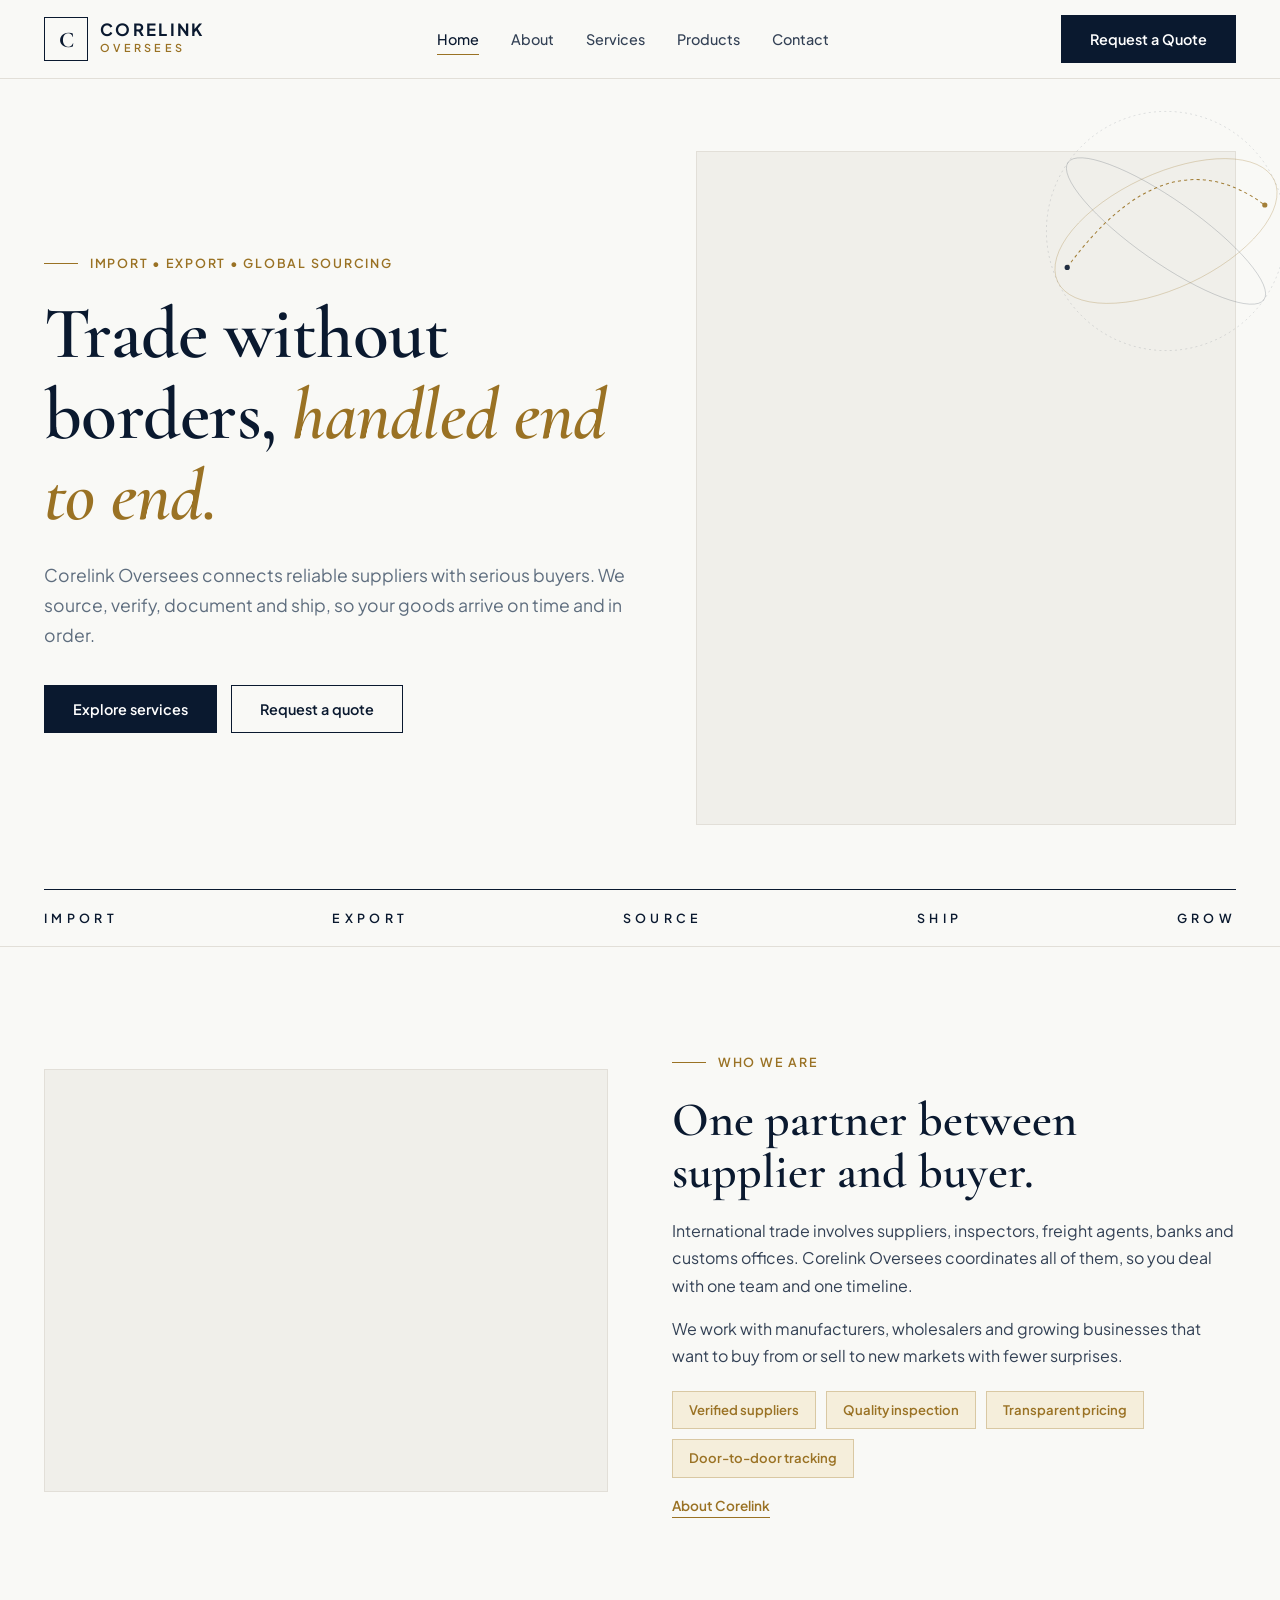
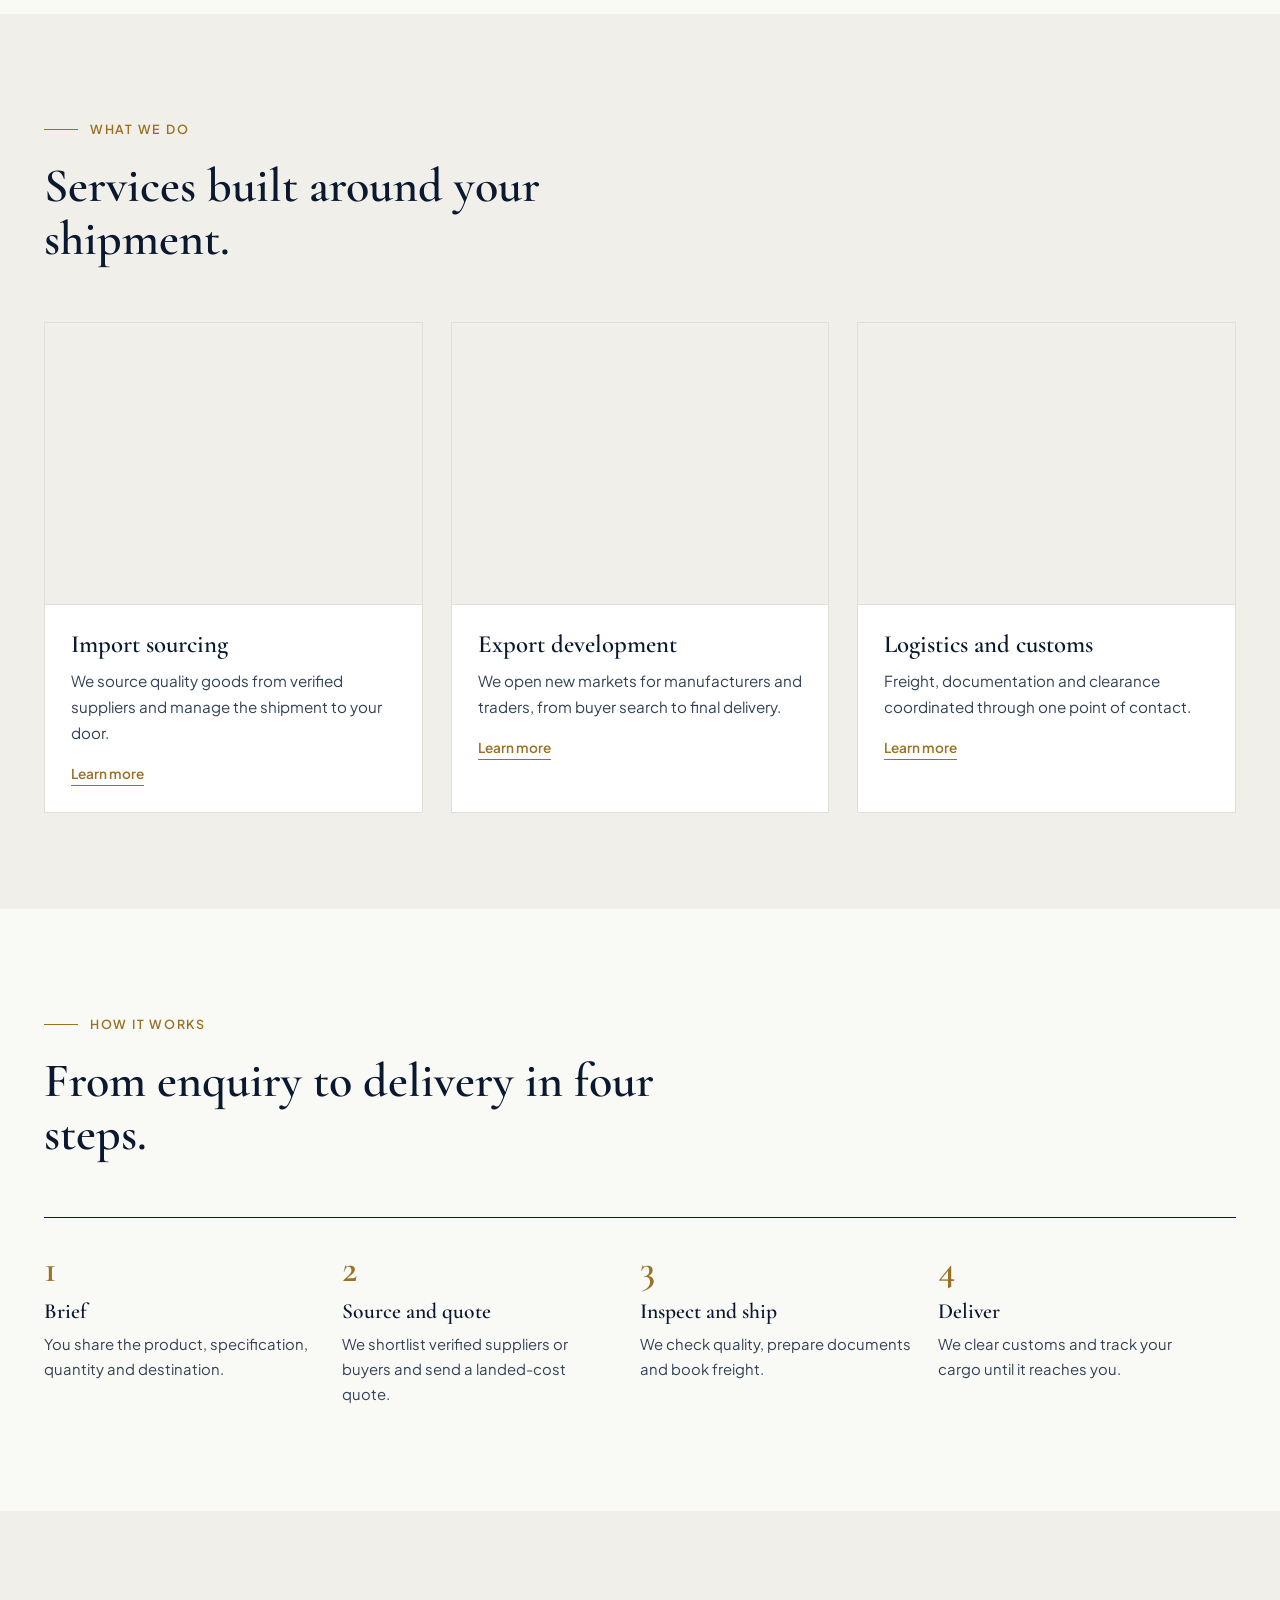
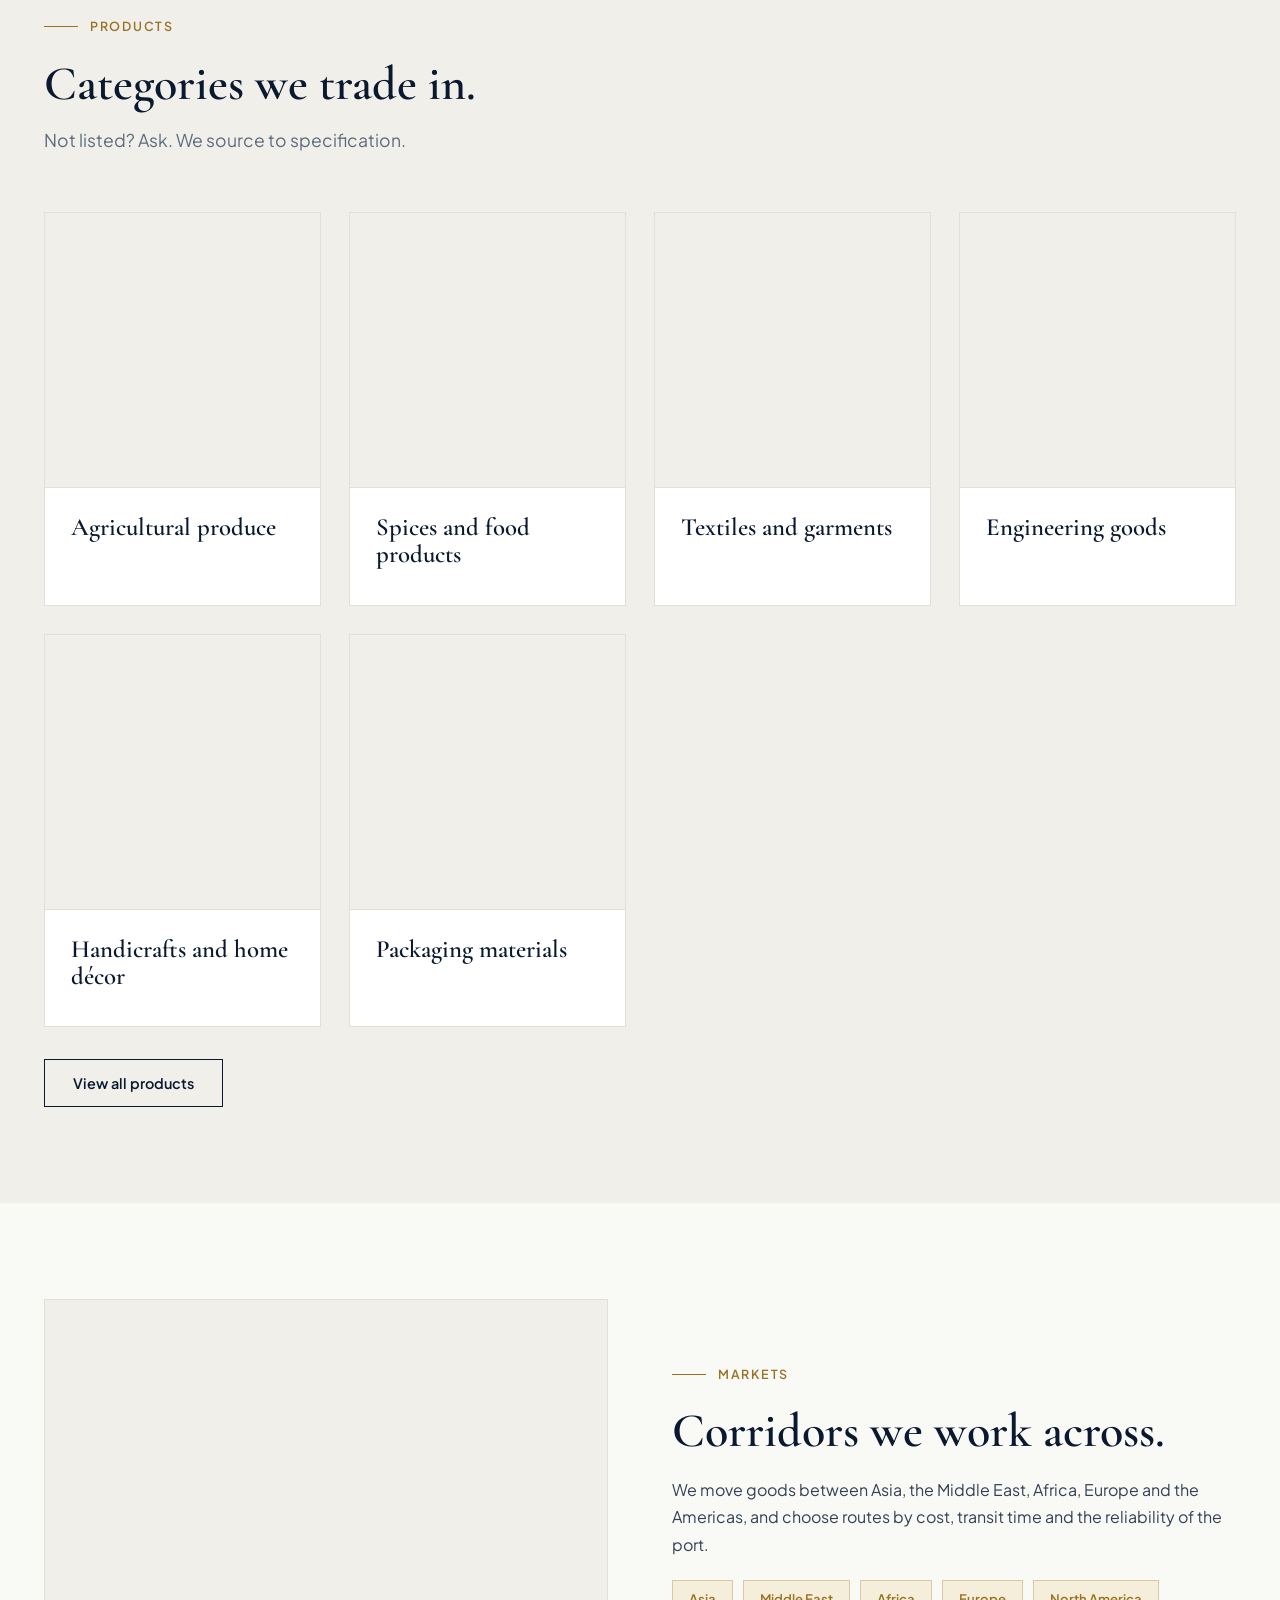
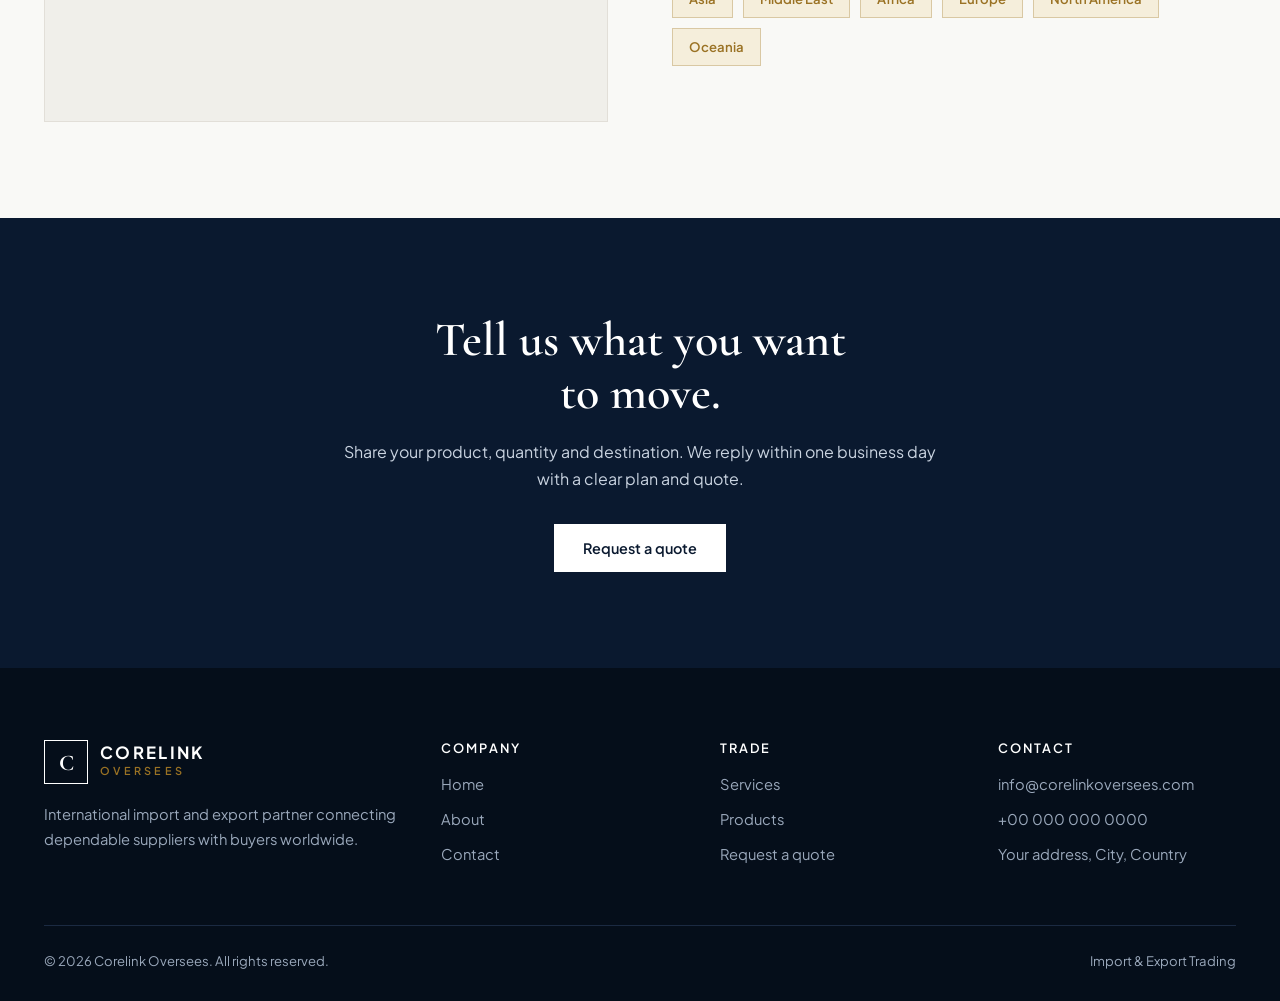
<file: index.html>
<!DOCTYPE html>
<html lang="en"><head><meta charset="UTF-8"><meta name="viewport" content="width=device-width,initial-scale=1">
<title>Corelink Oversees | Import & Export Trading Partner</title><meta name="description" content="Corelink Oversees sources, verifies, documents and ships goods between suppliers and buyers worldwide.">
<meta property="og:title" content="Corelink Oversees | Import & Export Trading Partner"><meta property="og:description" content="Corelink Oversees sources, verifies, documents and ships goods between suppliers and buyers worldwide."><meta property="og:type" content="website">
<link rel="preconnect" href="https://fonts.googleapis.com"><link rel="preconnect" href="https://fonts.gstatic.com" crossorigin>
<link href="https://fonts.googleapis.com/css2?family=Cormorant+Garamond:ital,wght@0,500;0,600;0,700;1,500;1,600&family=Plus+Jakarta+Sans:wght@400;500;600;700&display=swap" rel="stylesheet">
<link rel="stylesheet" href="assets/style.css"></head><body><header class="site-header"><div class="container nav">
<a href="index.html" class="brand" aria-label="Corelink Oversees home"><span class="brand-logo">C</span><span><span class="brand-title">CORELINK</span><span class="brand-sub">Oversees</span></span></a>
<nav aria-label="Main"><ul class="nav-links" id="navLinks"><li><a href="index.html" class=active aria-current=page>Home</a></li><li><a href="about.html">About</a></li><li><a href="services.html">Services</a></li><li><a href="products.html">Products</a></li><li><a href="contact.html">Contact</a></li></ul></nav>
<a href="contact.html" class="btn btn-navy nav-cta">Request a Quote</a>
<button class="menu-toggle" aria-label="Toggle menu" aria-expanded="false"><span></span><span></span></button></div></header><main><section class="hero"><div class="container"><div class="hero-grid"><div>
<span class="eyebrow">Import • Export • Global Sourcing</span>
<h1>Trade without borders, <span class="gold">handled end to end.</span></h1>
<p class="lead">Corelink Oversees connects reliable suppliers with serious buyers. We source, verify, document and ship, so your goods arrive on time and in order.</p>
<div class="btns"><a class="btn btn-navy" href="services.html">Explore services</a><a class="btn btn-outline" href="contact.html">Request a quote</a></div></div>
<div class="hero-visual"><figure class="ph r45" role="img" aria-label="Container port and global shipping" style="background-image:url('https://images.unsplash.com/photo-1494412519320-aa613dfb7738?auto=format&fit=crop&w=1400&q=85');background-size:cover;background-position:center"></figure><svg viewBox="0 0 500 500" fill="none" aria-hidden="true"><circle cx="250" cy="250" r="230" stroke="#0A192F" stroke-dasharray="4 6" opacity=".25"/><ellipse cx="250" cy="250" rx="230" ry="110" stroke="#9A7224" opacity=".5" transform="rotate(-25 250 250)"/><ellipse cx="250" cy="250" rx="230" ry="60" stroke="#0A192F" opacity=".35" transform="rotate(35 250 250)"/><path d="M60 320Q250 60 440 200" stroke="#9A7224" stroke-width="2" stroke-dasharray="6 6"/><circle cx="440" cy="200" r="5" fill="#9A7224"/><circle cx="60" cy="320" r="5" fill="#0A192F"/></svg></div></div>
<div class="ticker"><span>IMPORT</span><span>EXPORT</span><span>SOURCE</span><span>SHIP</span><span>GROW</span></div></div></section>
<section><div class="container split"><div><figure class="ph r43" role="img" aria-label="Warehouse cargo handling" style="background-image:url('https://images.unsplash.com/photo-1586528116311-ad8dd3c8310d?auto=format&fit=crop&w=1400&q=85');background-size:cover;background-position:center"></figure></div><div>
<span class="eyebrow">Who we are</span><h2>One partner between supplier and buyer.</h2>
<p style="margin-top:18px">International trade involves suppliers, inspectors, freight agents, banks and customs offices. Corelink Oversees coordinates all of them, so you deal with one team and one timeline.</p>
<p>We work with manufacturers, wholesalers and growing businesses that want to buy from or sell to new markets with fewer surprises.</p>
<ul class="chips"><li>Verified suppliers</li><li>Quality inspection</li><li>Transparent pricing</li><li>Door-to-door tracking</li></ul>
<a class="more" href="about.html">About Corelink</a></div></div></section>
<section class="alt"><div class="container"><div class="head"><span class="eyebrow">What we do</span><h2>Services built around your shipment.</h2></div>
<div class="grid"><article class="card"><figure class="ph r43" role="img" aria-label="Import sourcing and cargo" style="background-image:url('https://images.unsplash.com/photo-1566576912321-d58ddd7a6088?auto=format&fit=crop&w=1400&q=85');background-size:cover;background-position:center"></figure><div class="card-body"><h3>Import sourcing</h3><p>We source quality goods from verified suppliers and manage the shipment to your door.</p><a class=more href=services.html>Learn more</a></div></article><article class="card"><figure class="ph r43" role="img" aria-label="Export logistics and shipping" style="background-image:url('https://images.unsplash.com/photo-1494412519320-aa613dfb7738?auto=format&fit=crop&w=1400&q=85');background-size:cover;background-position:center"></figure><div class="card-body"><h3>Export development</h3><p>We open new markets for manufacturers and traders, from buyer search to final delivery.</p><a class=more href=services.html>Learn more</a></div></article><article class="card"><figure class="ph r43" role="img" aria-label="Freight and customs logistics" style="background-image:url('https://images.unsplash.com/photo-1578575437130-527eed3abbec?auto=format&fit=crop&w=1400&q=85');background-size:cover;background-position:center"></figure><div class="card-body"><h3>Logistics and customs</h3><p>Freight, documentation and clearance coordinated through one point of contact.</p><a class=more href=services.html>Learn more</a></div></article></div></div></section>
<section><div class="container"><div class="head"><span class="eyebrow">How it works</span><h2>From enquiry to delivery in four steps.</h2></div>
<div class="steps"><div class="step"><h3>Brief</h3><p>You share the product, specification, quantity and destination.</p></div><div class="step"><h3>Source and quote</h3><p>We shortlist verified suppliers or buyers and send a landed-cost quote.</p></div><div class="step"><h3>Inspect and ship</h3><p>We check quality, prepare documents and book freight.</p></div><div class="step"><h3>Deliver</h3><p>We clear customs and track your cargo until it reaches you.</p></div></div></div></section>
<section class="alt"><div class="container"><div class="head"><span class="eyebrow">Products</span><h2>Categories we trade in.</h2><p class="lead" style="margin-top:12px">Not listed? Ask. We source to specification.</p></div>
<div class="grid"><article class="card"><figure class="ph r11" role="img" aria-label="Agricultural produce" style="background-image:url('https://images.unsplash.com/photo-1500382017468-9049fed747ef?auto=format&fit=crop&w=1400&q=85');background-size:cover;background-position:center"></figure><div class="card-body"><h3>Agricultural produce</h3></div></article><article class="card"><figure class="ph r11" role="img" aria-label="Spices and food products" style="background-image:url('https://images.unsplash.com/photo-1596040033229-a9821ebd058d?auto=format&fit=crop&w=1400&q=85');background-size:cover;background-position:center"></figure><div class="card-body"><h3>Spices and food products</h3></div></article><article class="card"><figure class="ph r11" role="img" aria-label="Textiles and garments" style="background-image:url('https://images.unsplash.com/photo-1523381210434-271e8be1f52b?auto=format&fit=crop&w=1400&q=85');background-size:cover;background-position:center"></figure><div class="card-body"><h3>Textiles and garments</h3></div></article><article class="card"><figure class="ph r11" role="img" aria-label="Engineering goods" style="background-image:url('https://images.unsplash.com/photo-1581092160562-40aa08e78837?auto=format&fit=crop&w=1400&q=85');background-size:cover;background-position:center"></figure><div class="card-body"><h3>Engineering goods</h3></div></article><article class="card"><figure class="ph r11" role="img" aria-label="Handicrafts and home decor" style="background-image:url('https://images.unsplash.com/photo-1493106641515-6b5631de4bb9?auto=format&fit=crop&w=1400&q=85');background-size:cover;background-position:center"></figure><div class="card-body"><h3>Handicrafts and home décor</h3></div></article><article class="card"><figure class="ph r11" role="img" aria-label="Packaging materials" style="background-image:url('https://images.unsplash.com/photo-1607082349566-187342175e2f?auto=format&fit=crop&w=1400&q=85');background-size:cover;background-position:center"></figure><div class="card-body"><h3>Packaging materials</h3></div></article></div>
<p style="margin-top:32px"><a class="btn btn-outline" href="products.html">View all products</a></p></div></section>
<section><div class="container split flip"><div><span class="eyebrow">Markets</span><h2>Corridors we work across.</h2>
<p style="margin-top:18px">We move goods between Asia, the Middle East, Africa, Europe and the Americas, and choose routes by cost, transit time and the reliability of the port.</p>
<ul class="chips"><li>Asia</li><li>Middle East</li><li>Africa</li><li>Europe</li><li>North America</li><li>Oceania</li></ul></div><div><figure class="ph r43" role="img" aria-label="World map for trade planning" style="background-image:url('https://images.unsplash.com/photo-1578575437130-527eed3abbec?auto=format&fit=crop&w=1400&q=85');background-size:cover;background-position:center"></figure></div></div></section>
<section class="cta"><div class="container"><h2>Tell us what you want to move.</h2><p>Share your product, quantity and destination. We reply within one business day with a clear plan and quote.</p><a class="btn btn-light" href="contact.html">Request a quote</a></div></section></main><footer><div class="container"><div class="foot">
<div><a href="index.html" class="brand"><span class="brand-logo">C</span><span><span class="brand-title">CORELINK</span><span class="brand-sub">Oversees</span></span></a>
<p style="margin-top:18px;max-width:34ch">International import and export partner connecting dependable suppliers with buyers worldwide.</p></div>
<div><h4>Company</h4><ul><li><a href="index.html">Home</a></li><li><a href="about.html">About</a></li><li><a href="contact.html">Contact</a></li></ul></div>
<div><h4>Trade</h4><ul><li><a href="services.html">Services</a></li><li><a href="products.html">Products</a></li><li><a href="contact.html">Request a quote</a></li></ul></div>
<div><h4>Contact</h4><ul><li>info@corelinkoversees.com</li><li>+00 000 000 0000</li><li>Your address, City, Country</li></ul></div></div>
<div class="legal"><span>&copy; 2026 Corelink Oversees. All rights reserved.</span><span>Import &amp; Export Trading</span></div></div></footer>
<script src="assets/main.js"></script></body></html>
</file>
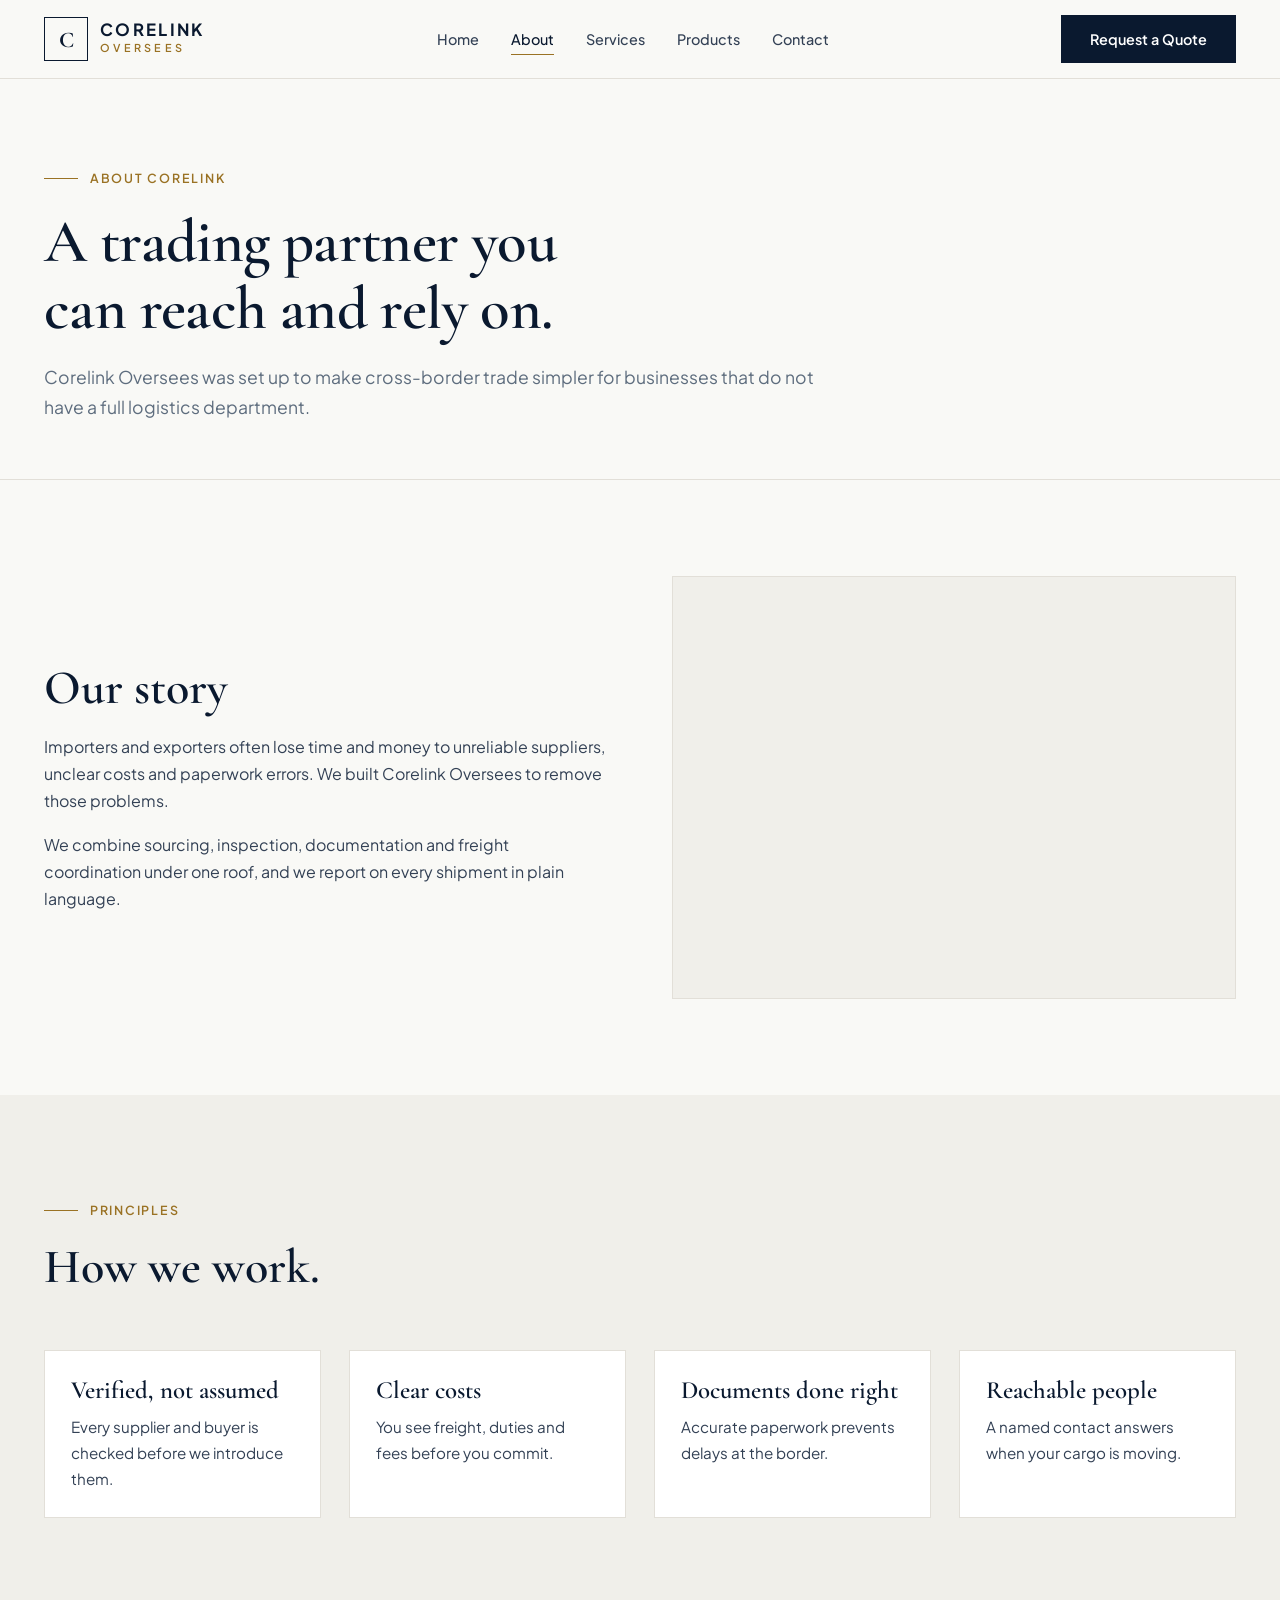
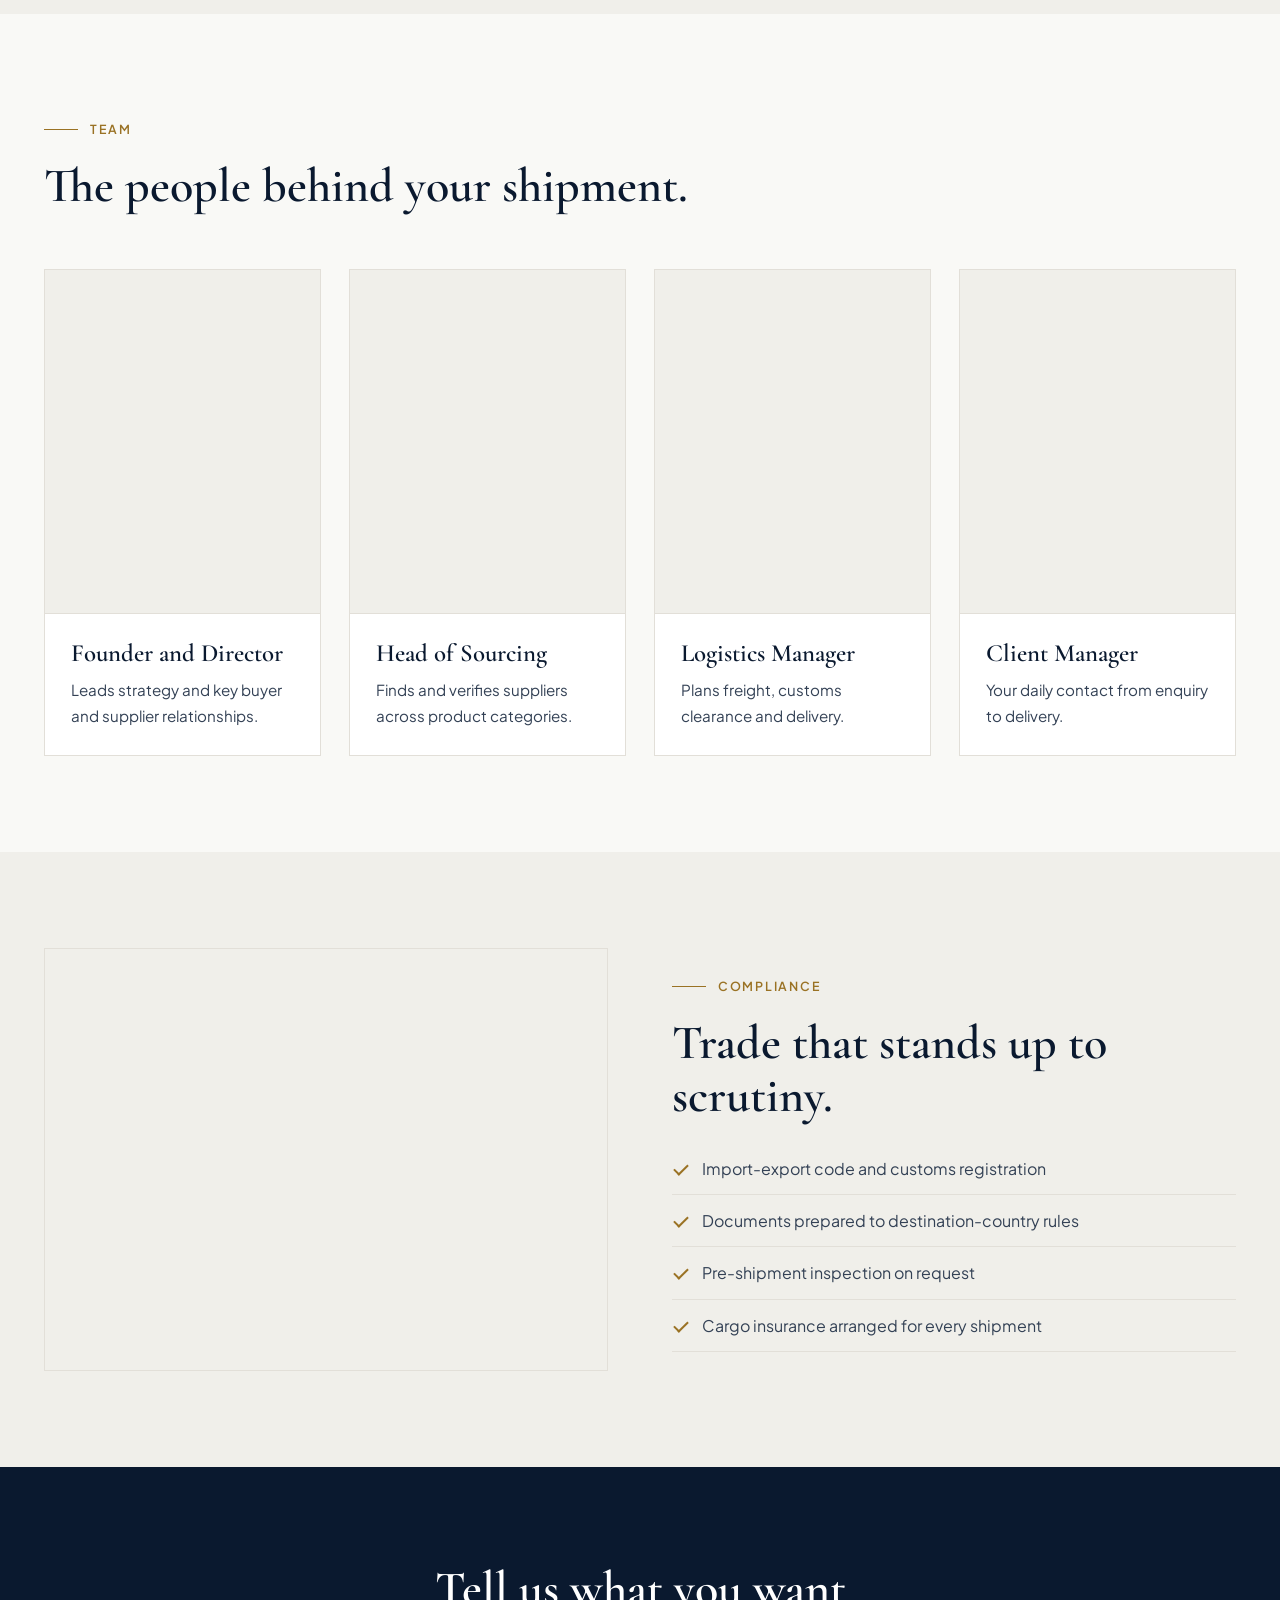
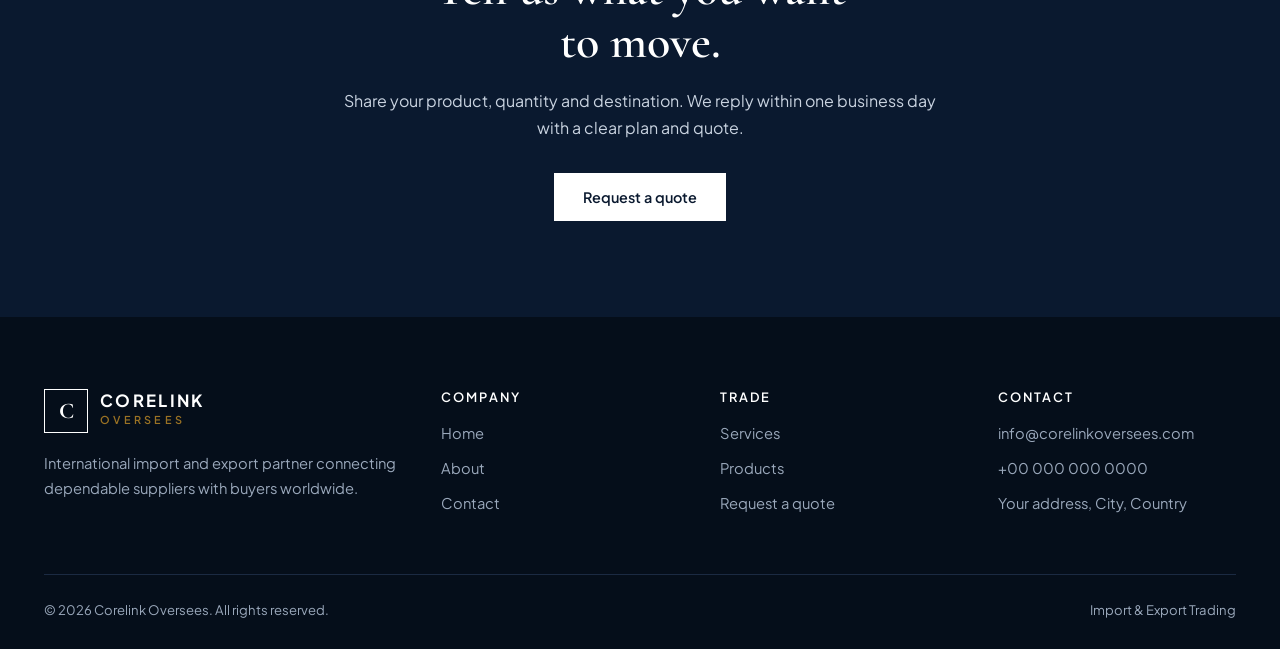
<file: about.html>
<!DOCTYPE html>
<html lang="en"><head><meta charset="UTF-8"><meta name="viewport" content="width=device-width,initial-scale=1">
<title>About | Corelink Oversees</title><meta name="description" content="Learn how Corelink Oversees helps businesses buy and sell across borders with verified partners and clear costs.">
<meta property="og:title" content="About | Corelink Oversees"><meta property="og:description" content="Learn how Corelink Oversees helps businesses buy and sell across borders with verified partners and clear costs."><meta property="og:type" content="website">
<link rel="preconnect" href="https://fonts.googleapis.com"><link rel="preconnect" href="https://fonts.gstatic.com" crossorigin>
<link href="https://fonts.googleapis.com/css2?family=Cormorant+Garamond:ital,wght@0,500;0,600;0,700;1,500;1,600&family=Plus+Jakarta+Sans:wght@400;500;600;700&display=swap" rel="stylesheet">
<link rel="stylesheet" href="assets/style.css"></head><body><header class="site-header"><div class="container nav">
<a href="index.html" class="brand" aria-label="Corelink Oversees home"><span class="brand-logo">C</span><span><span class="brand-title">CORELINK</span><span class="brand-sub">Oversees</span></span></a>
<nav aria-label="Main"><ul class="nav-links" id="navLinks"><li><a href="index.html">Home</a></li><li><a href="about.html" class=active aria-current=page>About</a></li><li><a href="services.html">Services</a></li><li><a href="products.html">Products</a></li><li><a href="contact.html">Contact</a></li></ul></nav>
<a href="contact.html" class="btn btn-navy nav-cta">Request a Quote</a>
<button class="menu-toggle" aria-label="Toggle menu" aria-expanded="false"><span></span><span></span></button></div></header><main><section class="page-hero"><div class="container"><span class="eyebrow">About Corelink</span><h1>A trading partner you can reach and rely on.</h1><p class="lead">Corelink Oversees was set up to make cross-border trade simpler for businesses that do not have a full logistics department.</p></div></section>
<section><div class="container split"><div><h2>Our story</h2><p style="margin-top:18px">Importers and exporters often lose time and money to unreliable suppliers, unclear costs and paperwork errors. We built Corelink Oversees to remove those problems.</p><p>We combine sourcing, inspection, documentation and freight coordination under one roof, and we report on every shipment in plain language.</p></div><figure class="ph r43" role="img" aria-label="Team meeting at head office" style="background-image:url('https://images.unsplash.com/photo-1521737711867-e3b97375f902?auto=format&fit=crop&w=1400&q=85');background-size:cover;background-position:center"></figure></div></section>
<section class="alt"><div class="container"><div class="head"><span class="eyebrow">Principles</span><h2>How we work.</h2></div><div class="grid"><article class="card"><div class="card-body"><h3>Verified, not assumed</h3><p>Every supplier and buyer is checked before we introduce them.</p></div></article><article class="card"><div class="card-body"><h3>Clear costs</h3><p>You see freight, duties and fees before you commit.</p></div></article><article class="card"><div class="card-body"><h3>Documents done right</h3><p>Accurate paperwork prevents delays at the border.</p></div></article><article class="card"><div class="card-body"><h3>Reachable people</h3><p>A named contact answers when your cargo is moving.</p></div></article></div></div></section>
<section><div class="container"><div class="head"><span class="eyebrow">Team</span><h2>The people behind your shipment.</h2></div>
<div class="grid"><article class="card"><figure class="ph r45" role="img" aria-label="Representative stock portrait; replace with actual team photo (Founder and Director)" style="background-image:url('https://images.unsplash.com/photo-1560250097-0b93528c311a?auto=format&fit=crop&w=1400&q=85');background-size:cover;background-position:center"></figure><div class="card-body"><h3>Founder and Director</h3><p>Leads strategy and key buyer and supplier relationships.</p></div></article><article class="card"><figure class="ph r45" role="img" aria-label="Representative stock portrait; replace with actual team photo (Head of Sourcing)" style="background-image:url('https://images.unsplash.com/photo-1500648767791-00dcc994a43e?auto=format&fit=crop&w=1400&q=85');background-size:cover;background-position:center"></figure><div class="card-body"><h3>Head of Sourcing</h3><p>Finds and verifies suppliers across product categories.</p></div></article><article class="card"><figure class="ph r45" role="img" aria-label="Representative stock portrait; replace with actual team photo (Logistics Manager)" style="background-image:url('https://images.unsplash.com/photo-1519085360753-af0119f7cbe7?auto=format&fit=crop&w=1400&q=85');background-size:cover;background-position:center"></figure><div class="card-body"><h3>Logistics Manager</h3><p>Plans freight, customs clearance and delivery.</p></div></article><article class="card"><figure class="ph r45" role="img" aria-label="Representative stock portrait; replace with actual team photo (Client Manager)" style="background-image:url('https://images.unsplash.com/photo-1573496359142-b8d87734a5a2?auto=format&fit=crop&w=1400&q=85');background-size:cover;background-position:center"></figure><div class="card-body"><h3>Client Manager</h3><p>Your daily contact from enquiry to delivery.</p></div></article></div></div></section>
<section class="alt"><div class="container split"><div><figure class="ph r43" role="img" aria-label="Quality inspection at factory" style="background-image:url('https://images.unsplash.com/photo-1581092160607-ee22621dd758?auto=format&fit=crop&w=1400&q=85');background-size:cover;background-position:center"></figure></div><div><span class="eyebrow">Compliance</span><h2>Trade that stands up to scrutiny.</h2><ul class="checks" style="margin-top:20px"><li>Import-export code and customs registration</li><li>Documents prepared to destination-country rules</li><li>Pre-shipment inspection on request</li><li>Cargo insurance arranged for every shipment</li></ul></div></div></section><section class="cta"><div class="container"><h2>Tell us what you want to move.</h2><p>Share your product, quantity and destination. We reply within one business day with a clear plan and quote.</p><a class="btn btn-light" href="contact.html">Request a quote</a></div></section></main><footer><div class="container"><div class="foot">
<div><a href="index.html" class="brand"><span class="brand-logo">C</span><span><span class="brand-title">CORELINK</span><span class="brand-sub">Oversees</span></span></a>
<p style="margin-top:18px;max-width:34ch">International import and export partner connecting dependable suppliers with buyers worldwide.</p></div>
<div><h4>Company</h4><ul><li><a href="index.html">Home</a></li><li><a href="about.html">About</a></li><li><a href="contact.html">Contact</a></li></ul></div>
<div><h4>Trade</h4><ul><li><a href="services.html">Services</a></li><li><a href="products.html">Products</a></li><li><a href="contact.html">Request a quote</a></li></ul></div>
<div><h4>Contact</h4><ul><li>info@corelinkoversees.com</li><li>+00 000 000 0000</li><li>Your address, City, Country</li></ul></div></div>
<div class="legal"><span>&copy; 2026 Corelink Oversees. All rights reserved.</span><span>Import &amp; Export Trading</span></div></div></footer>
<script src="assets/main.js"></script></body></html>
</file>
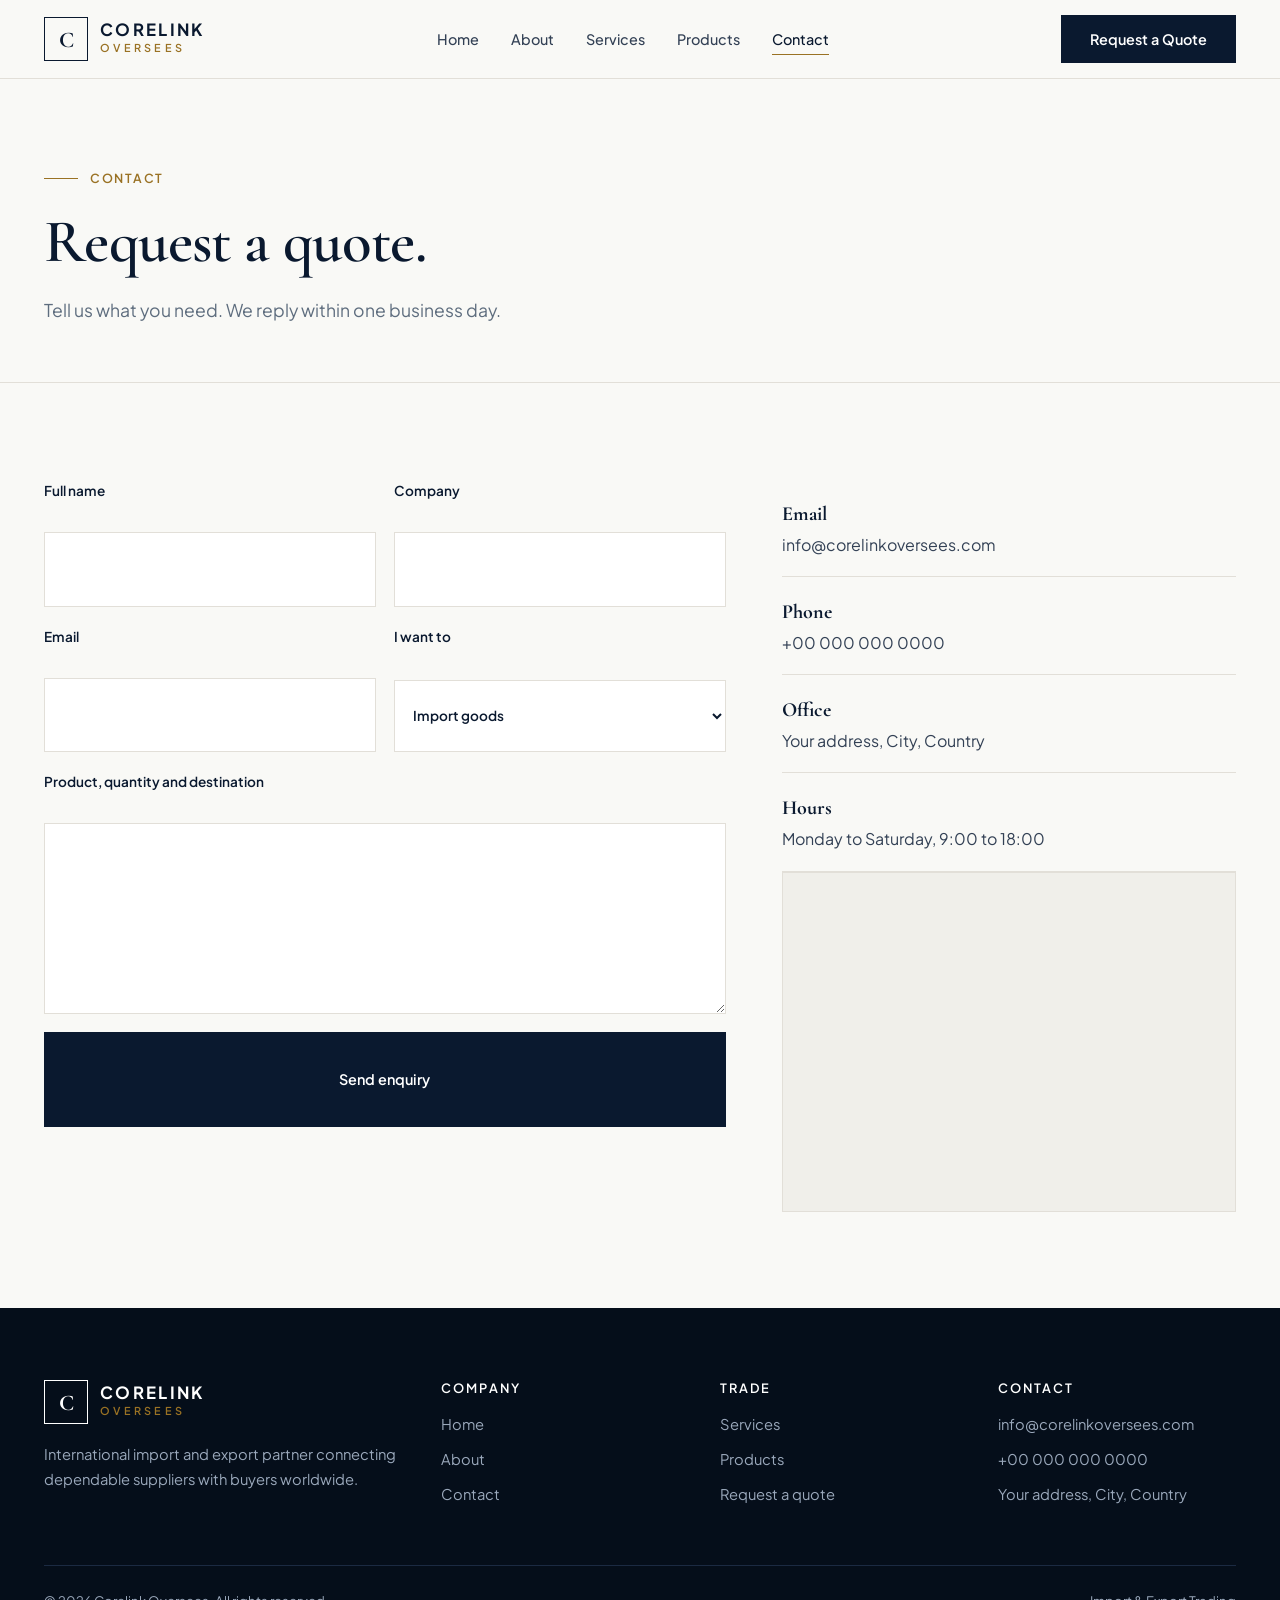
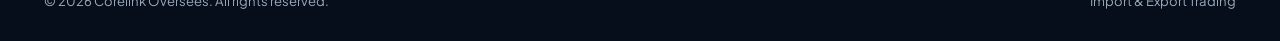
<file: contact.html>
<!DOCTYPE html>
<html lang="en"><head><meta charset="UTF-8"><meta name="viewport" content="width=device-width,initial-scale=1">
<title>Contact | Corelink Oversees</title><meta name="description" content="Request an import or export quote from Corelink Oversees.">
<meta property="og:title" content="Contact | Corelink Oversees"><meta property="og:description" content="Request an import or export quote from Corelink Oversees."><meta property="og:type" content="website">
<link rel="preconnect" href="https://fonts.googleapis.com"><link rel="preconnect" href="https://fonts.gstatic.com" crossorigin>
<link href="https://fonts.googleapis.com/css2?family=Cormorant+Garamond:ital,wght@0,500;0,600;0,700;1,500;1,600&family=Plus+Jakarta+Sans:wght@400;500;600;700&display=swap" rel="stylesheet">
<link rel="stylesheet" href="assets/style.css"></head><body><header class="site-header"><div class="container nav">
<a href="index.html" class="brand" aria-label="Corelink Oversees home"><span class="brand-logo">C</span><span><span class="brand-title">CORELINK</span><span class="brand-sub">Oversees</span></span></a>
<nav aria-label="Main"><ul class="nav-links" id="navLinks"><li><a href="index.html">Home</a></li><li><a href="about.html">About</a></li><li><a href="services.html">Services</a></li><li><a href="products.html">Products</a></li><li><a href="contact.html" class=active aria-current=page>Contact</a></li></ul></nav>
<a href="contact.html" class="btn btn-navy nav-cta">Request a Quote</a>
<button class="menu-toggle" aria-label="Toggle menu" aria-expanded="false"><span></span><span></span></button></div></header><main><section class="page-hero"><div class="container"><span class="eyebrow">Contact</span><h1>Request a quote.</h1><p class="lead">Tell us what you need. We reply within one business day.</p></div></section><section><div class="container contact-grid"><form id="enquiry">
<div class="row"><label>Full name<input name="name" required autocomplete="name"></label><label>Company<input name="company" autocomplete="organization"></label></div>
<div class="row"><label>Email<input type="email" name="email" required autocomplete="email"></label><label>I want to<select name="interest"><option>Import goods</option><option>Export goods</option><option>Source a product</option><option>Freight and customs</option></select></label></div>
<label>Product, quantity and destination<textarea name="message" rows="6" required></textarea></label>
<button class="btn btn-navy" type="submit">Send enquiry</button><p class="note" id="formNote" role="status"></p></form>
<aside><ul class="info"><li><strong>Email</strong>info@corelinkoversees.com</li><li><strong>Phone</strong>+00 000 000 0000</li><li><strong>Office</strong>Your address, City, Country</li><li><strong>Hours</strong>Monday to Saturday, 9:00 to 18:00</li></ul><figure class="ph r43" role="img" aria-label="Trade planning workspace" style="background-image:url('https://images.unsplash.com/photo-1497366754035-f200968a6e72?auto=format&fit=crop&w=1400&q=85');background-size:cover;background-position:center"></figure></aside></div></section></main><footer><div class="container"><div class="foot">
<div><a href="index.html" class="brand"><span class="brand-logo">C</span><span><span class="brand-title">CORELINK</span><span class="brand-sub">Oversees</span></span></a>
<p style="margin-top:18px;max-width:34ch">International import and export partner connecting dependable suppliers with buyers worldwide.</p></div>
<div><h4>Company</h4><ul><li><a href="index.html">Home</a></li><li><a href="about.html">About</a></li><li><a href="contact.html">Contact</a></li></ul></div>
<div><h4>Trade</h4><ul><li><a href="services.html">Services</a></li><li><a href="products.html">Products</a></li><li><a href="contact.html">Request a quote</a></li></ul></div>
<div><h4>Contact</h4><ul><li>info@corelinkoversees.com</li><li>+00 000 000 0000</li><li>Your address, City, Country</li></ul></div></div>
<div class="legal"><span>&copy; 2026 Corelink Oversees. All rights reserved.</span><span>Import &amp; Export Trading</span></div></div></footer>
<script src="assets/main.js"></script></body></html>
</file>
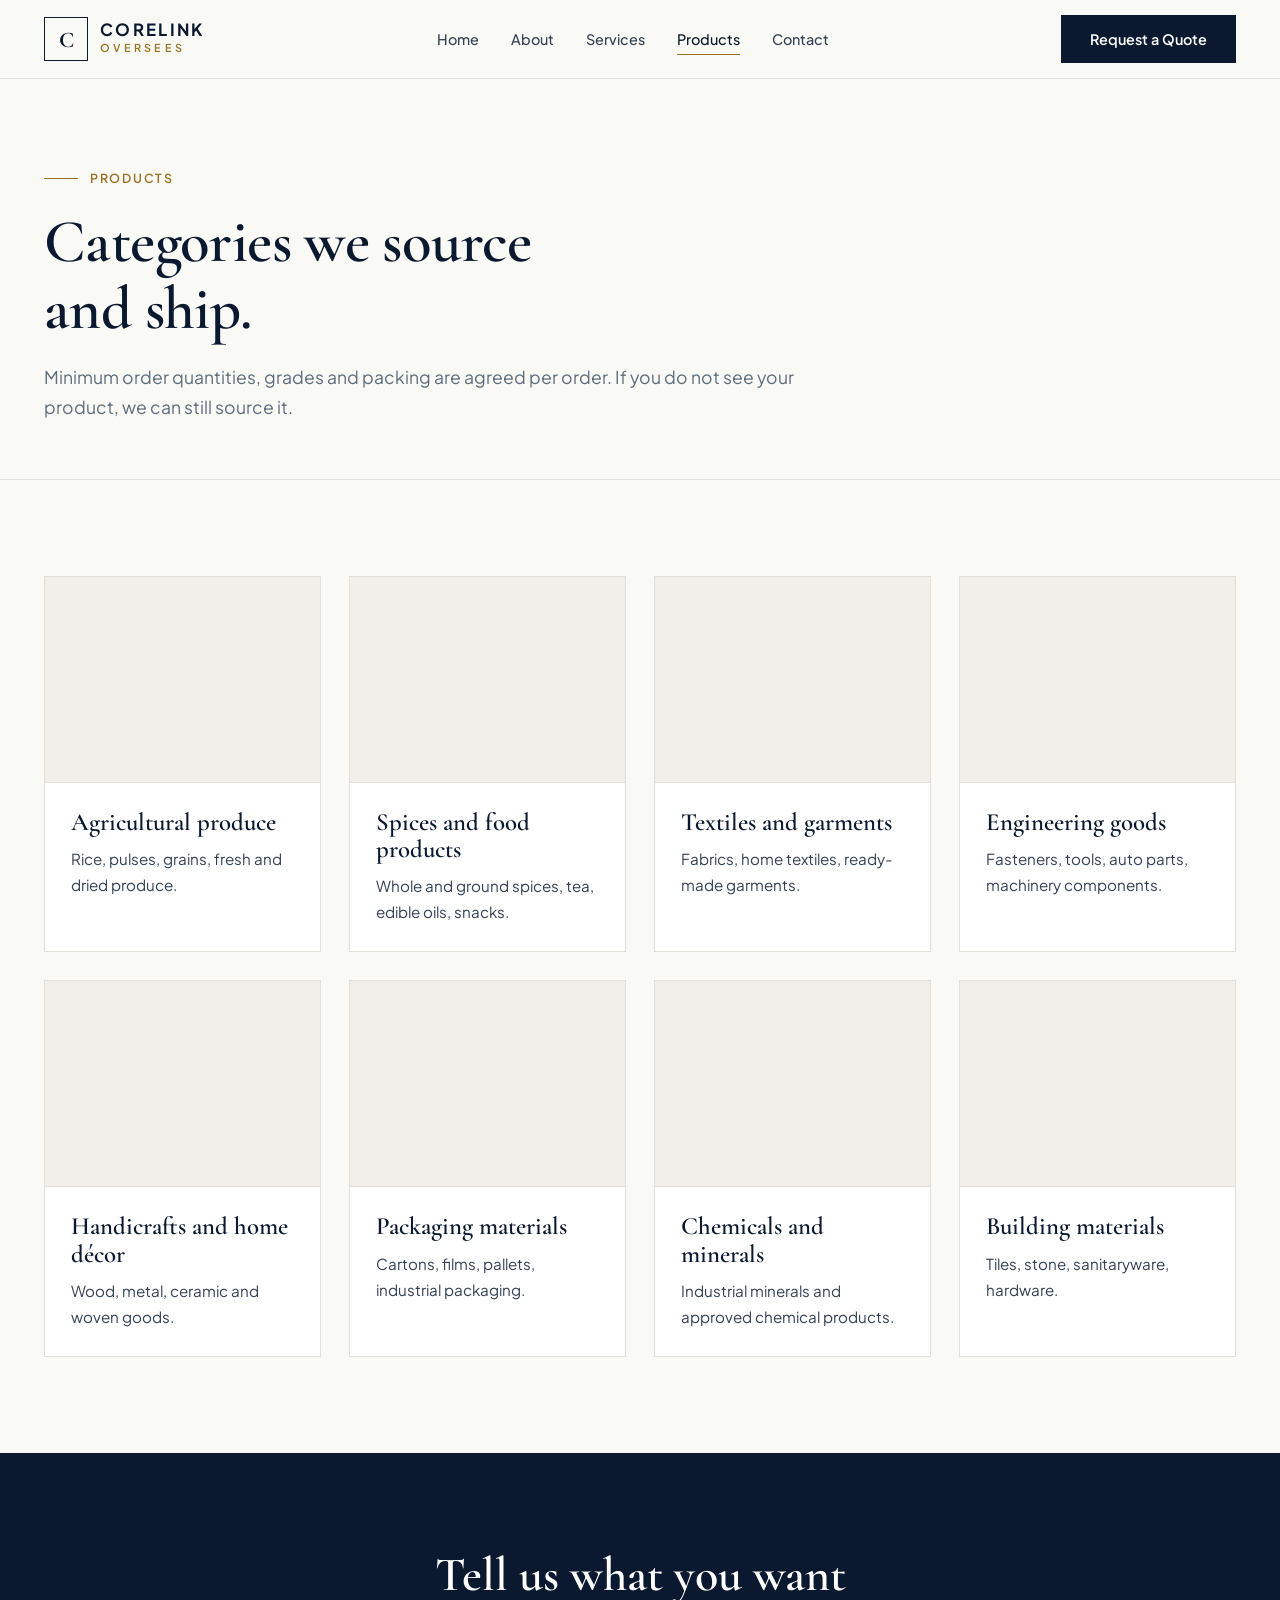
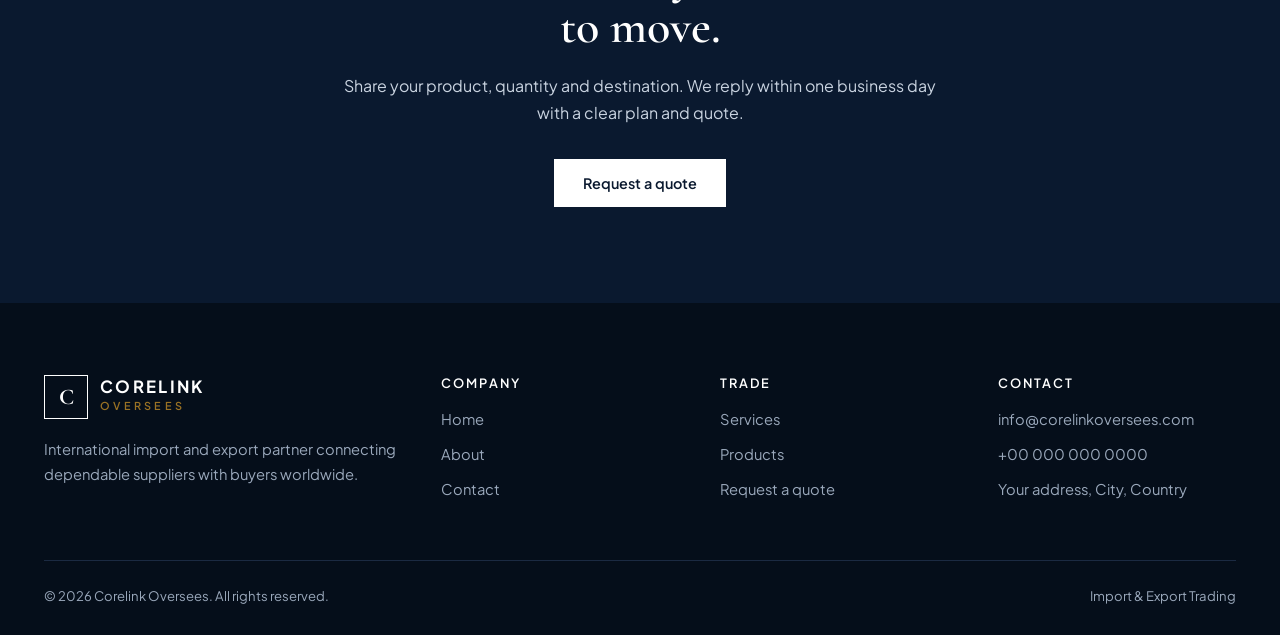
<file: products.html>
<!DOCTYPE html>
<html lang="en"><head><meta charset="UTF-8"><meta name="viewport" content="width=device-width,initial-scale=1">
<title>Products | Corelink Oversees</title><meta name="description" content="Browse the product categories Corelink Oversees imports and exports, or ask us to source to specification.">
<meta property="og:title" content="Products | Corelink Oversees"><meta property="og:description" content="Browse the product categories Corelink Oversees imports and exports, or ask us to source to specification."><meta property="og:type" content="website">
<link rel="preconnect" href="https://fonts.googleapis.com"><link rel="preconnect" href="https://fonts.gstatic.com" crossorigin>
<link href="https://fonts.googleapis.com/css2?family=Cormorant+Garamond:ital,wght@0,500;0,600;0,700;1,500;1,600&family=Plus+Jakarta+Sans:wght@400;500;600;700&display=swap" rel="stylesheet">
<link rel="stylesheet" href="assets/style.css"></head><body><header class="site-header"><div class="container nav">
<a href="index.html" class="brand" aria-label="Corelink Oversees home"><span class="brand-logo">C</span><span><span class="brand-title">CORELINK</span><span class="brand-sub">Oversees</span></span></a>
<nav aria-label="Main"><ul class="nav-links" id="navLinks"><li><a href="index.html">Home</a></li><li><a href="about.html">About</a></li><li><a href="services.html">Services</a></li><li><a href="products.html" class=active aria-current=page>Products</a></li><li><a href="contact.html">Contact</a></li></ul></nav>
<a href="contact.html" class="btn btn-navy nav-cta">Request a Quote</a>
<button class="menu-toggle" aria-label="Toggle menu" aria-expanded="false"><span></span><span></span></button></div></header><main><section class="page-hero"><div class="container"><span class="eyebrow">Products</span><h1>Categories we source and ship.</h1><p class="lead">Minimum order quantities, grades and packing are agreed per order. If you do not see your product, we can still source it.</p></div></section><section><div class="container"><div class="grid"><article class="card"><figure class="ph r43" role="img" aria-label="Agricultural produce" style="background-image:url('https://images.unsplash.com/photo-1500382017468-9049fed747ef?auto=format&fit=crop&w=1400&q=85');background-size:cover;background-position:center"></figure><div class="card-body"><h3>Agricultural produce</h3><p>Rice, pulses, grains, fresh and dried produce.</p></div></article><article class="card"><figure class="ph r43" role="img" aria-label="Spices and food products" style="background-image:url('https://images.unsplash.com/photo-1596040033229-a9821ebd058d?auto=format&fit=crop&w=1400&q=85');background-size:cover;background-position:center"></figure><div class="card-body"><h3>Spices and food products</h3><p>Whole and ground spices, tea, edible oils, snacks.</p></div></article><article class="card"><figure class="ph r43" role="img" aria-label="Textiles and garments" style="background-image:url('https://images.unsplash.com/photo-1523381210434-271e8be1f52b?auto=format&fit=crop&w=1400&q=85');background-size:cover;background-position:center"></figure><div class="card-body"><h3>Textiles and garments</h3><p>Fabrics, home textiles, ready-made garments.</p></div></article><article class="card"><figure class="ph r43" role="img" aria-label="Engineering goods" style="background-image:url('https://images.unsplash.com/photo-1581092160562-40aa08e78837?auto=format&fit=crop&w=1400&q=85');background-size:cover;background-position:center"></figure><div class="card-body"><h3>Engineering goods</h3><p>Fasteners, tools, auto parts, machinery components.</p></div></article><article class="card"><figure class="ph r43" role="img" aria-label="Handicrafts and home decor" style="background-image:url('https://images.unsplash.com/photo-1493106641515-6b5631de4bb9?auto=format&fit=crop&w=1400&q=85');background-size:cover;background-position:center"></figure><div class="card-body"><h3>Handicrafts and home décor</h3><p>Wood, metal, ceramic and woven goods.</p></div></article><article class="card"><figure class="ph r43" role="img" aria-label="Packaging materials" style="background-image:url('https://images.unsplash.com/photo-1607082349566-187342175e2f?auto=format&fit=crop&w=1400&q=85');background-size:cover;background-position:center"></figure><div class="card-body"><h3>Packaging materials</h3><p>Cartons, films, pallets, industrial packaging.</p></div></article><article class="card"><figure class="ph r43" role="img" aria-label="Chemicals and minerals" style="background-image:url('https://images.unsplash.com/photo-1532634896-26909d0d4b6b?auto=format&fit=crop&w=1400&q=85');background-size:cover;background-position:center"></figure><div class="card-body"><h3>Chemicals and minerals</h3><p>Industrial minerals and approved chemical products.</p></div></article><article class="card"><figure class="ph r43" role="img" aria-label="Building materials" style="background-image:url('https://images.unsplash.com/photo-1600585154340-be6161a56a0c?auto=format&fit=crop&w=1400&q=85');background-size:cover;background-position:center"></figure><div class="card-body"><h3>Building materials</h3><p>Tiles, stone, sanitaryware, hardware.</p></div></article></div></div></section><section class="cta"><div class="container"><h2>Tell us what you want to move.</h2><p>Share your product, quantity and destination. We reply within one business day with a clear plan and quote.</p><a class="btn btn-light" href="contact.html">Request a quote</a></div></section></main><footer><div class="container"><div class="foot">
<div><a href="index.html" class="brand"><span class="brand-logo">C</span><span><span class="brand-title">CORELINK</span><span class="brand-sub">Oversees</span></span></a>
<p style="margin-top:18px;max-width:34ch">International import and export partner connecting dependable suppliers with buyers worldwide.</p></div>
<div><h4>Company</h4><ul><li><a href="index.html">Home</a></li><li><a href="about.html">About</a></li><li><a href="contact.html">Contact</a></li></ul></div>
<div><h4>Trade</h4><ul><li><a href="services.html">Services</a></li><li><a href="products.html">Products</a></li><li><a href="contact.html">Request a quote</a></li></ul></div>
<div><h4>Contact</h4><ul><li>info@corelinkoversees.com</li><li>+00 000 000 0000</li><li>Your address, City, Country</li></ul></div></div>
<div class="legal"><span>&copy; 2026 Corelink Oversees. All rights reserved.</span><span>Import &amp; Export Trading</span></div></div></footer>
<script src="assets/main.js"></script></body></html>
</file>
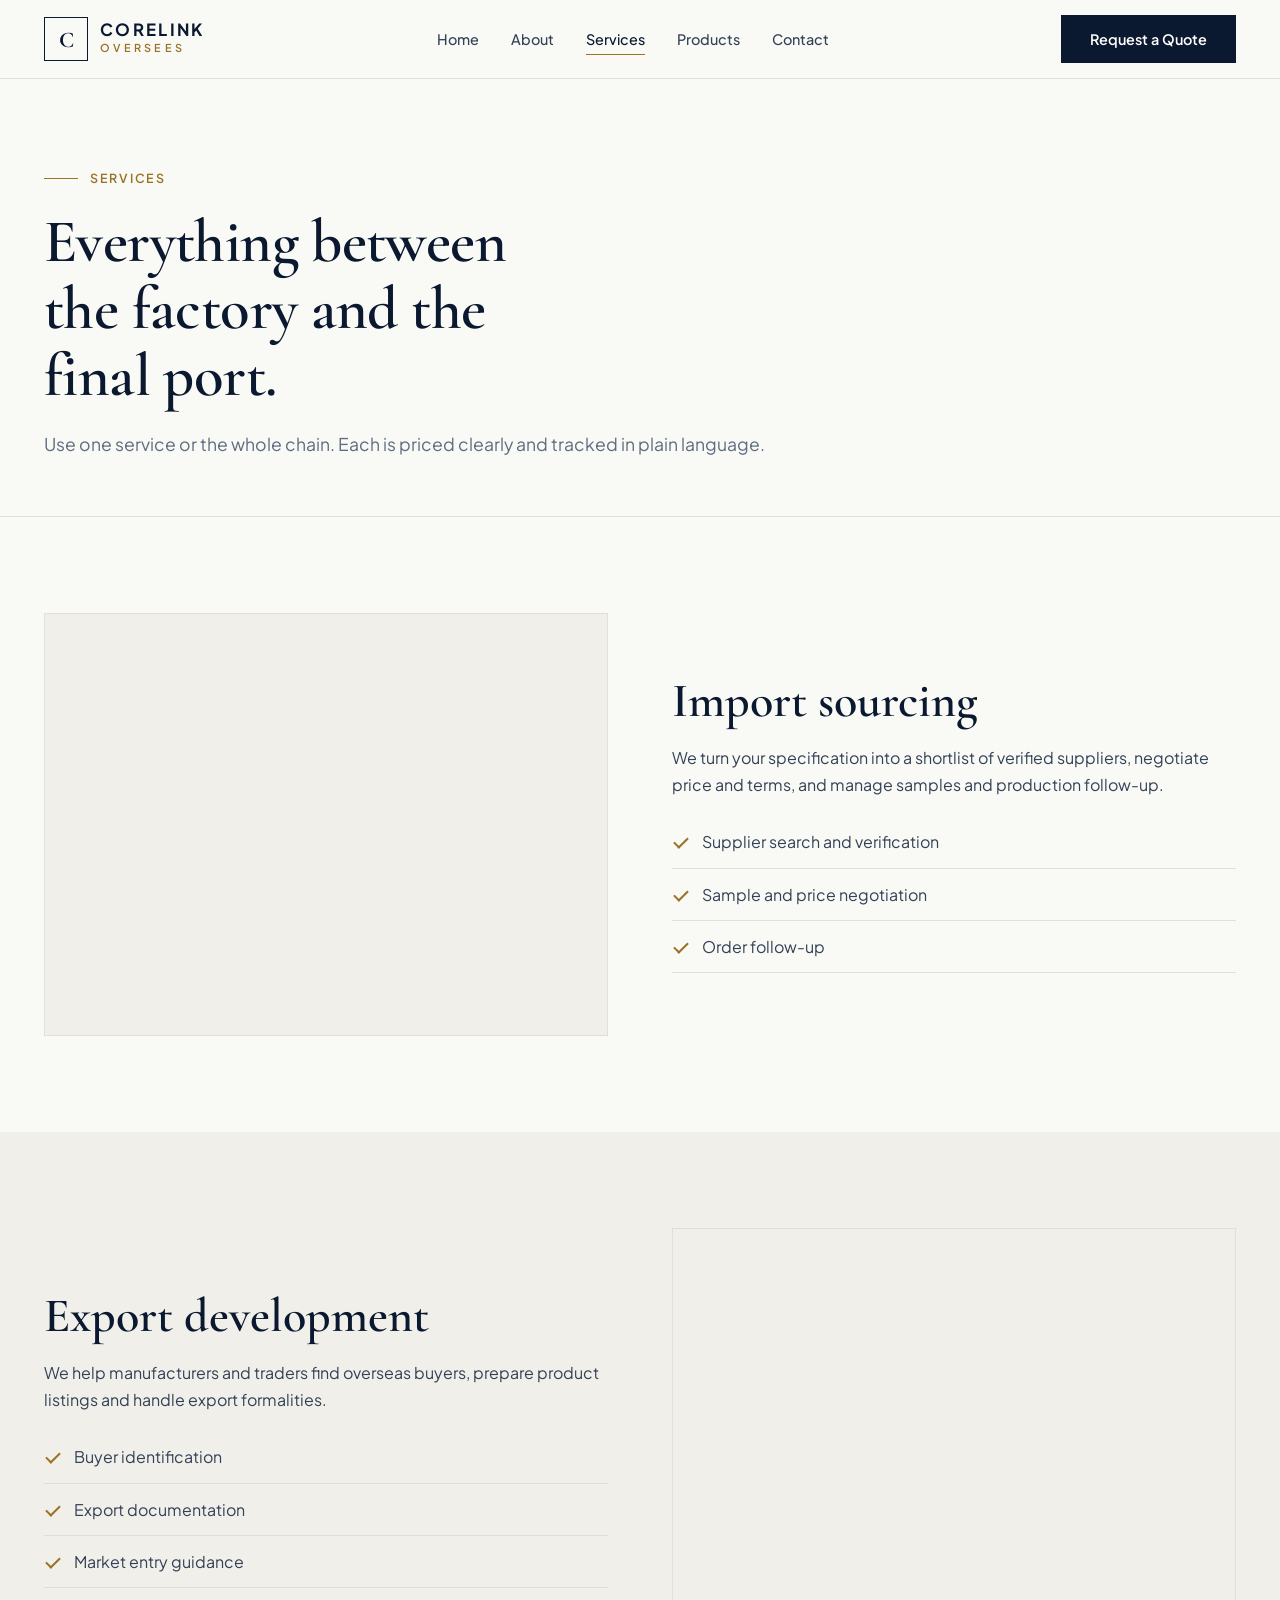
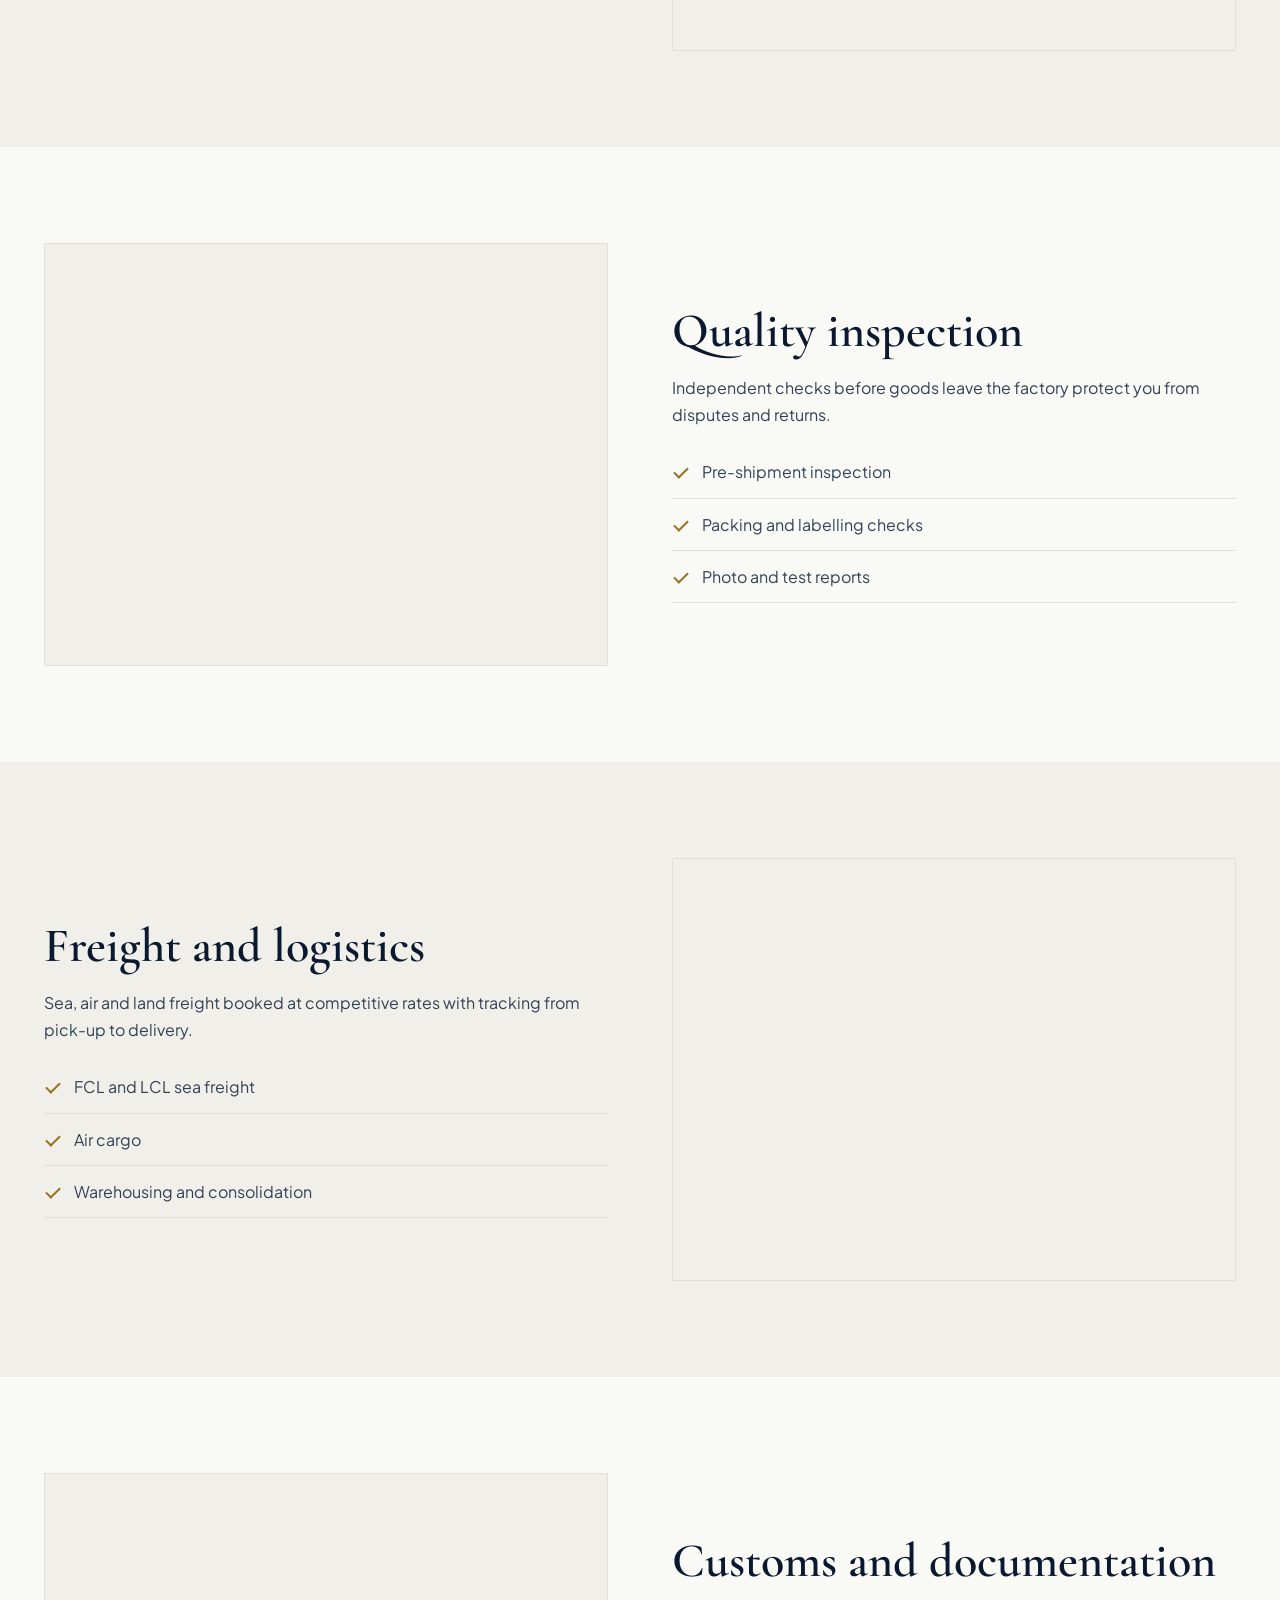
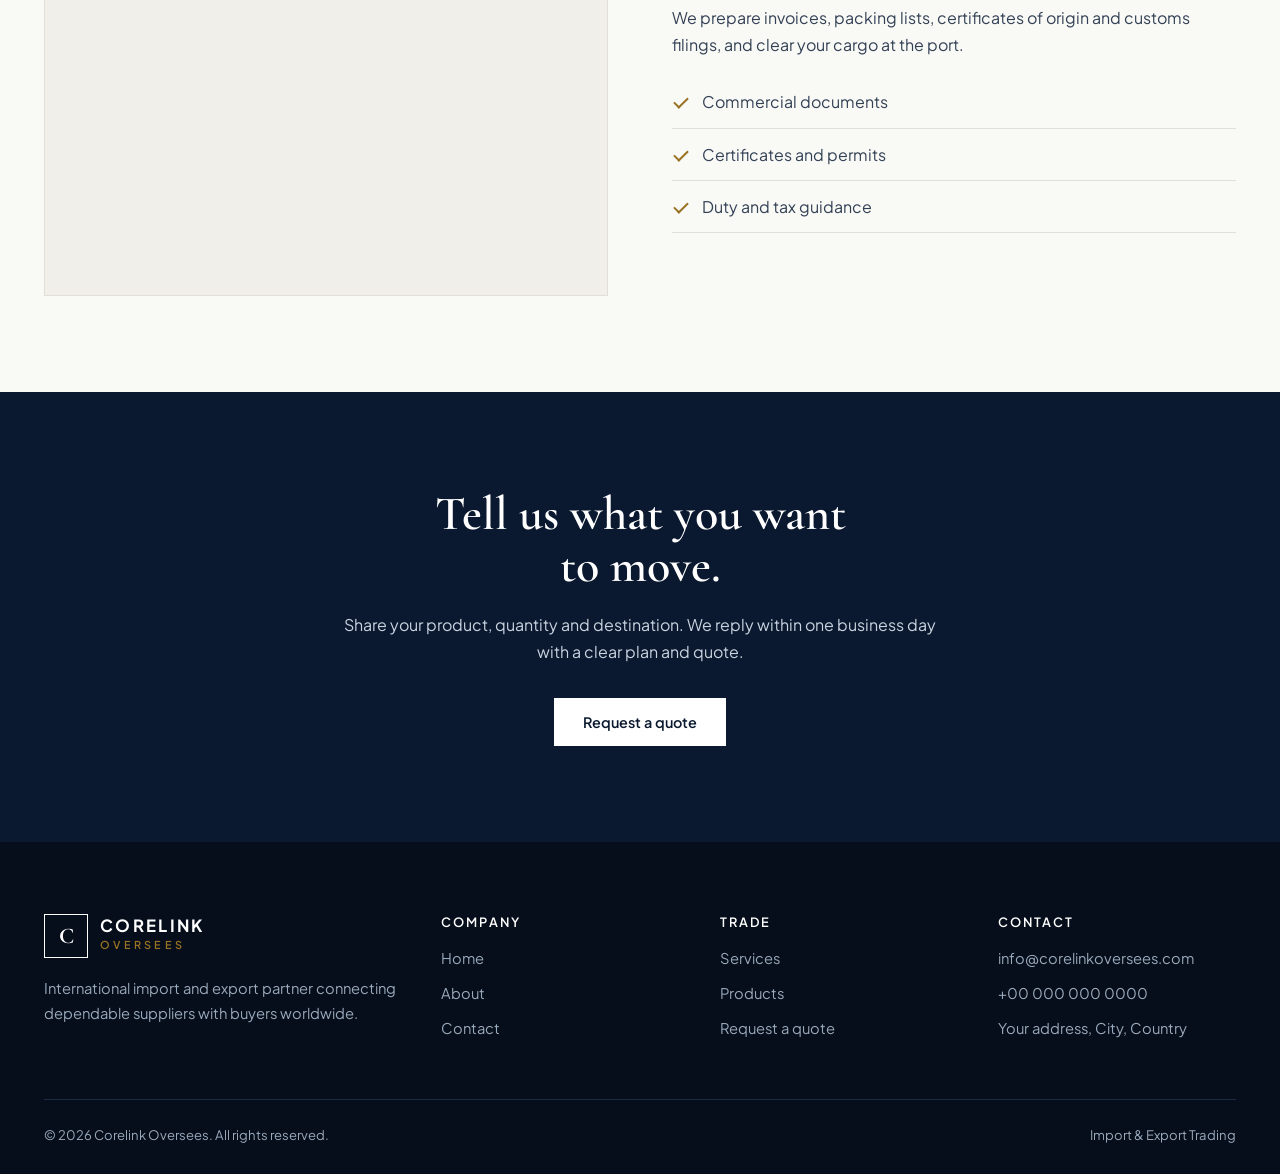
<file: services.html>
<!DOCTYPE html>
<html lang="en"><head><meta charset="UTF-8"><meta name="viewport" content="width=device-width,initial-scale=1">
<title>Services | Corelink Oversees</title><meta name="description" content="Import sourcing, export development, inspection, freight and customs documentation from one team.">
<meta property="og:title" content="Services | Corelink Oversees"><meta property="og:description" content="Import sourcing, export development, inspection, freight and customs documentation from one team."><meta property="og:type" content="website">
<link rel="preconnect" href="https://fonts.googleapis.com"><link rel="preconnect" href="https://fonts.gstatic.com" crossorigin>
<link href="https://fonts.googleapis.com/css2?family=Cormorant+Garamond:ital,wght@0,500;0,600;0,700;1,500;1,600&family=Plus+Jakarta+Sans:wght@400;500;600;700&display=swap" rel="stylesheet">
<link rel="stylesheet" href="assets/style.css"></head><body><header class="site-header"><div class="container nav">
<a href="index.html" class="brand" aria-label="Corelink Oversees home"><span class="brand-logo">C</span><span><span class="brand-title">CORELINK</span><span class="brand-sub">Oversees</span></span></a>
<nav aria-label="Main"><ul class="nav-links" id="navLinks"><li><a href="index.html">Home</a></li><li><a href="about.html">About</a></li><li><a href="services.html" class=active aria-current=page>Services</a></li><li><a href="products.html">Products</a></li><li><a href="contact.html">Contact</a></li></ul></nav>
<a href="contact.html" class="btn btn-navy nav-cta">Request a Quote</a>
<button class="menu-toggle" aria-label="Toggle menu" aria-expanded="false"><span></span><span></span></button></div></header><main><section class="page-hero"><div class="container"><span class="eyebrow">Services</span><h1>Everything between the factory and the final port.</h1><p class="lead">Use one service or the whole chain. Each is priced clearly and tracked in plain language.</p></div></section><section class=""><div class="container split "><div><figure class="ph r43" role="img" aria-label="Import sourcing and cargo" style="background-image:url('https://images.unsplash.com/photo-1566576912321-d58ddd7a6088?auto=format&fit=crop&w=1400&q=85');background-size:cover;background-position:center"></figure></div><div><h2>Import sourcing</h2><p style="margin-top:16px">We turn your specification into a shortlist of verified suppliers, negotiate price and terms, and manage samples and production follow-up.</p><ul class="checks" style="margin-top:18px"><li>Supplier search and verification</li><li>Sample and price negotiation</li><li>Order follow-up</li></ul></div></div></section><section class="alt"><div class="container split flip"><div><figure class="ph r43" role="img" aria-label="Export logistics and shipping" style="background-image:url('https://images.unsplash.com/photo-1494412519320-aa613dfb7738?auto=format&fit=crop&w=1400&q=85');background-size:cover;background-position:center"></figure></div><div><h2>Export development</h2><p style="margin-top:16px">We help manufacturers and traders find overseas buyers, prepare product listings and handle export formalities.</p><ul class="checks" style="margin-top:18px"><li>Buyer identification</li><li>Export documentation</li><li>Market entry guidance</li></ul></div></div></section><section class=""><div class="container split "><div><figure class="ph r43" role="img" aria-label="Quality inspection at factory" style="background-image:url('https://images.unsplash.com/photo-1581092160607-ee22621dd758?auto=format&fit=crop&w=1400&q=85');background-size:cover;background-position:center"></figure></div><div><h2>Quality inspection</h2><p style="margin-top:16px">Independent checks before goods leave the factory protect you from disputes and returns.</p><ul class="checks" style="margin-top:18px"><li>Pre-shipment inspection</li><li>Packing and labelling checks</li><li>Photo and test reports</li></ul></div></div></section><section class="alt"><div class="container split flip"><div><figure class="ph r43" role="img" aria-label="Freight and logistics" style="background-image:url('https://images.unsplash.com/photo-1578575437130-527eed3abbec?auto=format&fit=crop&w=1400&q=85');background-size:cover;background-position:center"></figure></div><div><h2>Freight and logistics</h2><p style="margin-top:16px">Sea, air and land freight booked at competitive rates with tracking from pick-up to delivery.</p><ul class="checks" style="margin-top:18px"><li>FCL and LCL sea freight</li><li>Air cargo</li><li>Warehousing and consolidation</li></ul></div></div></section><section class=""><div class="container split "><div><figure class="ph r43" role="img" aria-label="Customs documentation" style="background-image:url('https://images.unsplash.com/photo-1450101499163-c8848c66ca85?auto=format&fit=crop&w=1400&q=85');background-size:cover;background-position:center"></figure></div><div><h2>Customs and documentation</h2><p style="margin-top:16px">We prepare invoices, packing lists, certificates of origin and customs filings, and clear your cargo at the port.</p><ul class="checks" style="margin-top:18px"><li>Commercial documents</li><li>Certificates and permits</li><li>Duty and tax guidance</li></ul></div></div></section><section class="cta"><div class="container"><h2>Tell us what you want to move.</h2><p>Share your product, quantity and destination. We reply within one business day with a clear plan and quote.</p><a class="btn btn-light" href="contact.html">Request a quote</a></div></section></main><footer><div class="container"><div class="foot">
<div><a href="index.html" class="brand"><span class="brand-logo">C</span><span><span class="brand-title">CORELINK</span><span class="brand-sub">Oversees</span></span></a>
<p style="margin-top:18px;max-width:34ch">International import and export partner connecting dependable suppliers with buyers worldwide.</p></div>
<div><h4>Company</h4><ul><li><a href="index.html">Home</a></li><li><a href="about.html">About</a></li><li><a href="contact.html">Contact</a></li></ul></div>
<div><h4>Trade</h4><ul><li><a href="services.html">Services</a></li><li><a href="products.html">Products</a></li><li><a href="contact.html">Request a quote</a></li></ul></div>
<div><h4>Contact</h4><ul><li>info@corelinkoversees.com</li><li>+00 000 000 0000</li><li>Your address, City, Country</li></ul></div></div>
<div class="legal"><span>&copy; 2026 Corelink Oversees. All rights reserved.</span><span>Import &amp; Export Trading</span></div></div></footer>
<script src="assets/main.js"></script></body></html>
</file>
<file: assets/style.css>
:root{--bg:#F9F9F6;--surface:#fff;--subtle:#F0EFEA;--navy:#0A192F;--navy-deep:#050E1A;--body:#334155;--muted:#5E6D7E;--gold:#9A7224;--gold-light:#B88A2E;--gold-wash:#F5EEDB;--line:#E2DFD8;--serif:'Cormorant Garamond',Georgia,serif;--sans:'Plus Jakarta Sans',system-ui,-apple-system,'Segoe UI',Roboto,sans-serif;--max:1240px;--ease:cubic-bezier(.16,1,.3,1)}
*{box-sizing:border-box;margin:0;padding:0}html{scroll-behavior:smooth}
body{font-family:var(--sans);background:var(--bg);color:var(--body);line-height:1.7;font-size:16px;-webkit-font-smoothing:antialiased}
img{max-width:100%;display:block}a{color:inherit;text-decoration:none}ul{list-style:none}
:focus-visible{outline:2px solid var(--gold);outline-offset:3px}
.container{width:100%;max-width:var(--max);margin:0 auto;padding:0 24px}
h1,h2,h3{font-family:var(--serif);color:var(--navy);line-height:1.1;font-weight:600}
h1{font-size:clamp(2.6rem,6vw,4.6rem);letter-spacing:-.01em}h2{font-size:clamp(2rem,4vw,3rem)}h3{font-size:1.55rem}
p+p{margin-top:1rem}.lead{font-size:1.1rem;color:var(--muted);max-width:60ch}
.eyebrow{display:inline-flex;align-items:center;gap:12px;font-size:.78rem;font-weight:600;letter-spacing:.14em;text-transform:uppercase;color:var(--gold);margin-bottom:20px}
.eyebrow::before{content:"";width:34px;height:1px;background:var(--gold)}
.gold{color:var(--gold);font-style:italic}
.btn{display:inline-block;padding:14px 28px;font:600 .9rem var(--sans);border:1px solid var(--navy);cursor:pointer;transition:all .3s var(--ease);background:none}
.btn-navy{background:var(--navy);color:#fff}.btn-navy:hover{background:var(--gold);border-color:var(--gold)}
.btn-outline{color:var(--navy)}.btn-outline:hover{background:var(--navy);color:#fff}
.btn-light{background:#fff;color:var(--navy);border-color:#fff}.btn-light:hover{background:var(--gold);border-color:var(--gold);color:#fff}
/* header */
.site-header{position:sticky;top:0;z-index:50;background:rgba(249,249,246,.94);backdrop-filter:blur(10px);border-bottom:1px solid var(--line);transition:box-shadow .3s}
.site-header.scrolled{box-shadow:0 6px 24px rgba(10,25,47,.07)}
.nav{display:flex;align-items:center;justify-content:space-between;height:78px;gap:24px}
.brand{display:flex;align-items:center;gap:12px}
.brand-logo{width:44px;height:44px;border:1px solid var(--navy);display:grid;place-items:center;font:700 1.4rem var(--serif);color:var(--navy)}
.brand-title{display:block;font:700 1.05rem var(--sans);letter-spacing:.14em;color:var(--navy);line-height:1.1}
.brand-sub{display:block;font-size:.68rem;letter-spacing:.3em;text-transform:uppercase;color:var(--gold);font-weight:600}
.nav-links{display:flex;gap:32px}.nav-links a{font-size:.9rem;font-weight:500;color:var(--body);padding:6px 0;border-bottom:1px solid transparent;transition:.3s}
.nav-links a:hover,.nav-links a.active{color:var(--navy);border-color:var(--gold)}
.menu-toggle{display:none;background:none;border:0;width:44px;height:44px;cursor:pointer;position:relative}
.menu-toggle span{position:absolute;left:10px;right:10px;height:2px;background:var(--navy);transition:.3s}.menu-toggle span:first-child{top:18px}.menu-toggle span:last-child{top:26px}
.menu-toggle[aria-expanded=true] span:first-child{top:22px;transform:rotate(45deg)}.menu-toggle[aria-expanded=true] span:last-child{top:22px;transform:rotate(-45deg)}
/* placeholders */
.ph{position:relative;background:var(--subtle) url("data:image/svg+xml,%3Csvg xmlns='http://www.w3.org/2000/svg' width='48' height='48' fill='none' stroke='%239A7224' stroke-width='1.5'%3E%3Crect x='5' y='9' width='38' height='30' rx='2'/%3E%3Ccircle cx='16' cy='20' r='3.5'/%3E%3Cpath d='M5 34l11-9 9 7 7-6 11 9'/%3E%3C/svg%3E") center 42%/48px no-repeat;border:1px solid var(--line);overflow:hidden;min-height:200px}
.ph::after{content:attr(data-label);position:absolute;left:0;right:0;bottom:0;padding:14px 16px;font-size:.78rem;color:var(--muted);text-align:center;background:linear-gradient(transparent,rgba(240,239,234,.95) 60%)}
.ph img{position:absolute;inset:0;width:100%;height:100%;object-fit:cover}.ph:has(img)::after{display:none}
.r43{aspect-ratio:4/3}.r169{aspect-ratio:16/9}.r45{aspect-ratio:4/5}.r11{aspect-ratio:1}
/* hero */
.hero{padding:72px 0 0;border-bottom:1px solid var(--line)}
.hero-grid{display:grid;grid-template-columns:1.05fr .95fr;gap:56px;align-items:center;padding-bottom:64px}
.hero h1{margin-bottom:24px}.hero .lead{margin-bottom:34px}.btns{display:flex;gap:14px;flex-wrap:wrap}
.hero-visual{position:relative}.hero-visual .ph{aspect-ratio:4/5}
.hero-visual svg{position:absolute;right:-60px;top:-50px;width:260px;opacity:.9;pointer-events:none;animation:spin 90s linear infinite}
@keyframes spin{to{transform:rotate(360deg)}}
.ticker{display:flex;justify-content:space-between;gap:16px;flex-wrap:wrap;padding:20px 0;border-top:1px solid var(--navy);font:600 .78rem var(--sans);letter-spacing:.35em;color:var(--navy)}
.page-hero{padding:80px 0 56px;border-bottom:1px solid var(--line)}.page-hero h1{font-size:clamp(2.4rem,5vw,3.8rem);max-width:18ch}.page-hero .lead{margin-top:20px}
/* sections */
section{padding:96px 0}.alt{background:var(--subtle)}
.head{max-width:680px;margin-bottom:56px}.head h2{margin-bottom:16px}
.split{display:grid;grid-template-columns:1fr 1fr;gap:64px;align-items:center}.split.flip>:first-child{order:2}
.grid{display:grid;gap:28px;grid-template-columns:repeat(auto-fit,minmax(260px,1fr))}
.card{background:var(--surface);border:1px solid var(--line);transition:transform .3s var(--ease),border-color .3s}.card:hover{transform:translateY(-4px);border-color:var(--gold)}
.card .ph{border:0;border-bottom:1px solid var(--line)}.card-body{padding:26px}.card h3{margin-bottom:10px}.card p{font-size:.95rem}
.more{display:inline-block;margin-top:16px;font-size:.85rem;font-weight:600;color:var(--gold);border-bottom:1px solid var(--gold)}
.steps{counter-reset:s;display:grid;gap:0;grid-template-columns:repeat(auto-fit,minmax(220px,1fr));border-top:1px solid var(--navy)}
.step{padding:28px 24px 8px 0}.step::before{counter-increment:s;content:counter(s);font:600 2.4rem var(--serif);color:var(--gold);display:block;margin-bottom:8px}.step h3{font-size:1.35rem;margin-bottom:8px}.step p{font-size:.93rem}
.chips{display:flex;flex-wrap:wrap;gap:10px;margin-top:22px}.chips li{padding:7px 16px;background:var(--gold-wash);color:var(--gold);font-size:.82rem;font-weight:600;border:1px solid rgba(154,114,36,.3)}
.checks li{padding:12px 0 12px 30px;border-bottom:1px solid var(--line);position:relative}.checks li::before{content:"";position:absolute;left:2px;top:21px;width:12px;height:6px;border-left:2px solid var(--gold);border-bottom:2px solid var(--gold);transform:rotate(-45deg)}
.cta{background:var(--navy);color:#c9d3e0;text-align:center;padding:96px 0}.cta h2{color:#fff;max-width:20ch;margin:0 auto 18px}.cta p{max-width:52ch;margin:0 auto 32px}
/* contact */
.contact-grid{display:grid;grid-template-columns:1.2fr .8fr;gap:56px}
form{display:grid;gap:18px}.row{display:grid;grid-template-columns:1fr 1fr;gap:18px}
label{font-size:.85rem;font-weight:600;color:var(--navy);display:grid;gap:6px}
input,select,textarea{font:inherit;padding:13px 14px;border:1px solid var(--line);background:#fff;color:var(--navy);border-radius:0}
input:focus,select:focus,textarea:focus{outline:2px solid var(--gold);border-color:var(--gold)}
.note{font-size:.88rem;color:var(--gold);font-weight:600;min-height:1.4em}
.info li{padding:18px 0;border-bottom:1px solid var(--line)}.info strong{display:block;color:var(--navy);font-family:var(--serif);font-size:1.25rem}
/* footer */
footer{background:var(--navy-deep);color:#9aa8bb;padding:72px 0 28px;font-size:.92rem}
.foot{display:grid;grid-template-columns:1.5fr 1fr 1fr 1fr;gap:40px;padding-bottom:48px}
footer h4{color:#fff;font:600 .8rem var(--sans);letter-spacing:.16em;text-transform:uppercase;margin-bottom:16px}footer li{margin-bottom:10px}footer a:hover{color:var(--gold-light)}
footer .brand-title{color:#fff}footer .brand-logo{border-color:#fff;color:#fff}
.legal{border-top:1px solid #1b2a42;padding-top:24px;display:flex;justify-content:space-between;flex-wrap:wrap;gap:8px;font-size:.82rem}
@media(max-width:960px){.hero-grid,.split,.contact-grid{grid-template-columns:1fr;gap:40px}.split.flip>:first-child{order:0}.hero-visual svg{right:-10px;width:180px}.foot{grid-template-columns:1fr 1fr}
.menu-toggle{display:block}.nav-links{position:fixed;top:78px;left:0;right:0;bottom:0;background:var(--bg);flex-direction:column;gap:0;padding:16px 24px;transform:translateX(100%);transition:transform .4s var(--ease)}
.nav-links.open{transform:none}.nav-links a{display:block;padding:18px 0;font-size:1.15rem;border-bottom:1px solid var(--line)}.nav-cta{display:none}section{padding:64px 0}}
@media(max-width:560px){.row,.foot{grid-template-columns:1fr}.ticker{letter-spacing:.2em;font-size:.7rem}.btn{width:100%;text-align:center}}
@media(prefers-reduced-motion:reduce){*{animation:none!important;transition:none!important;scroll-behavior:auto!important}}
</file>
